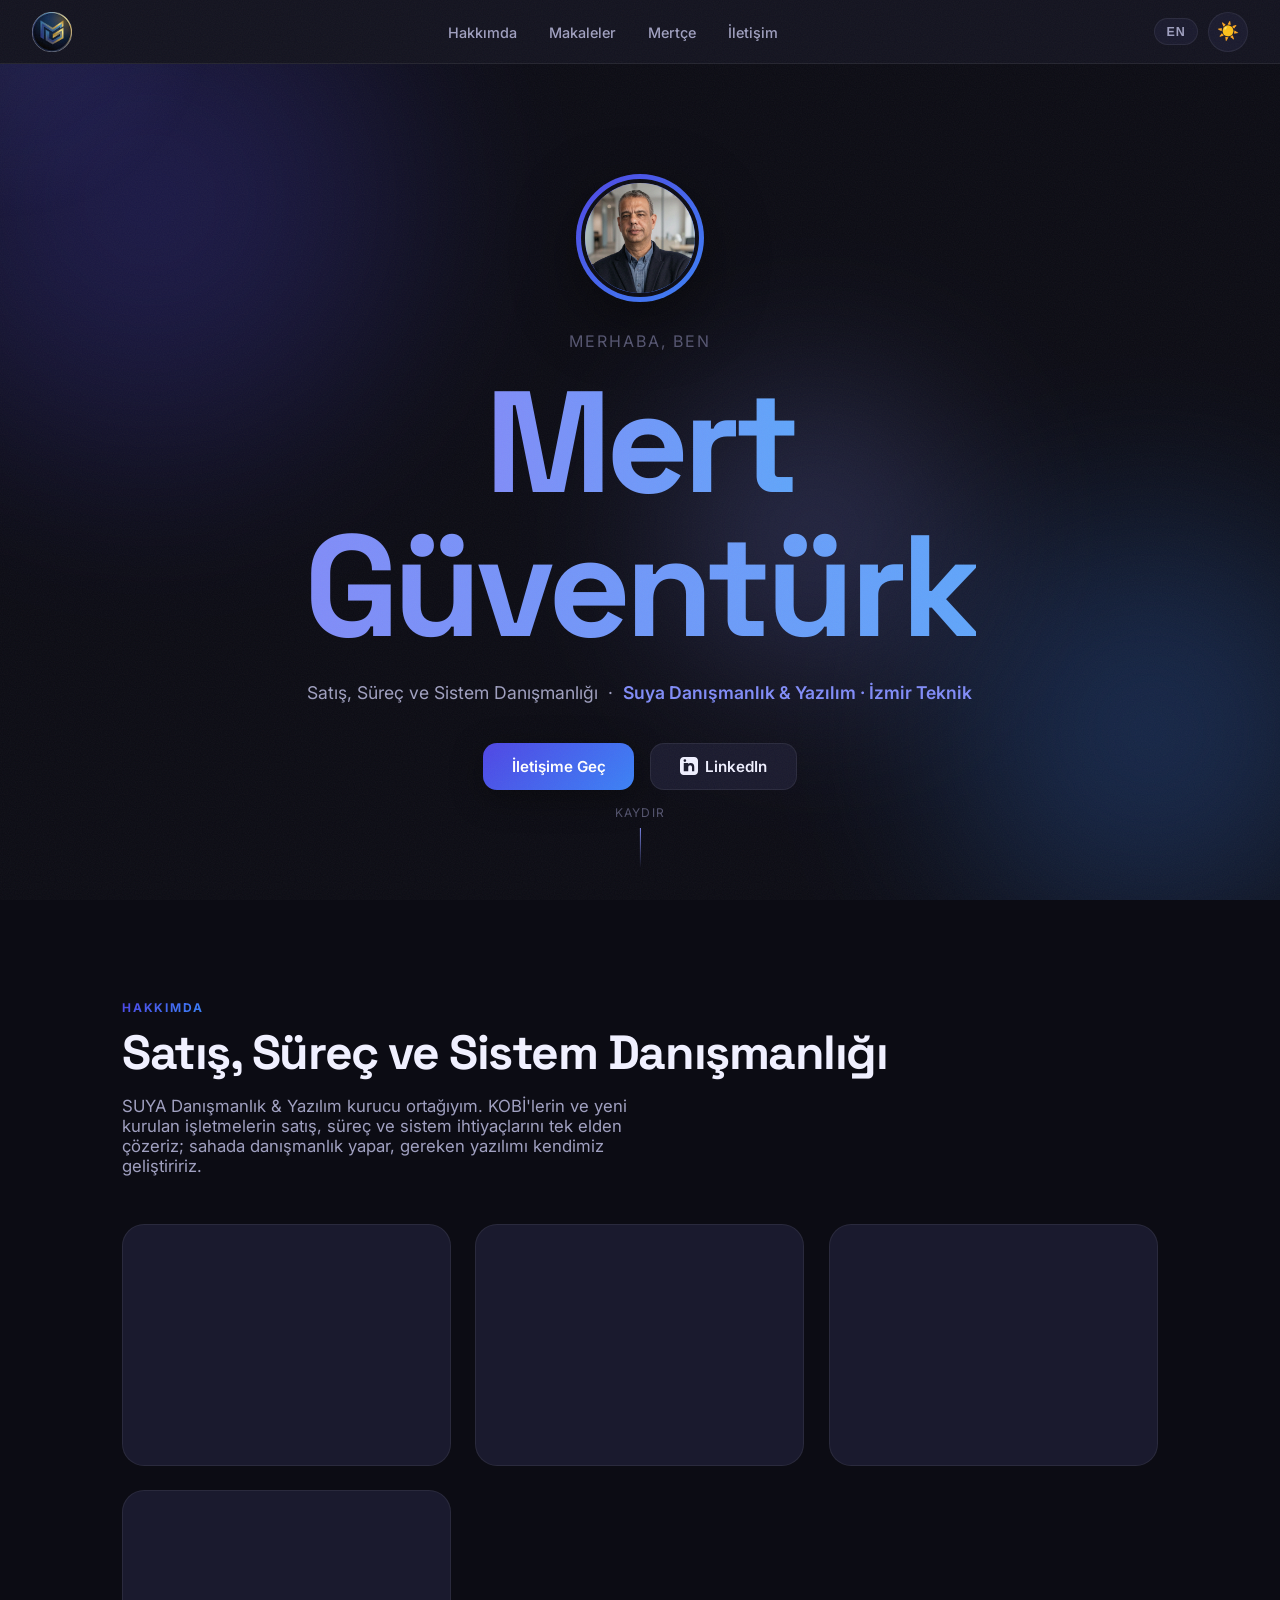
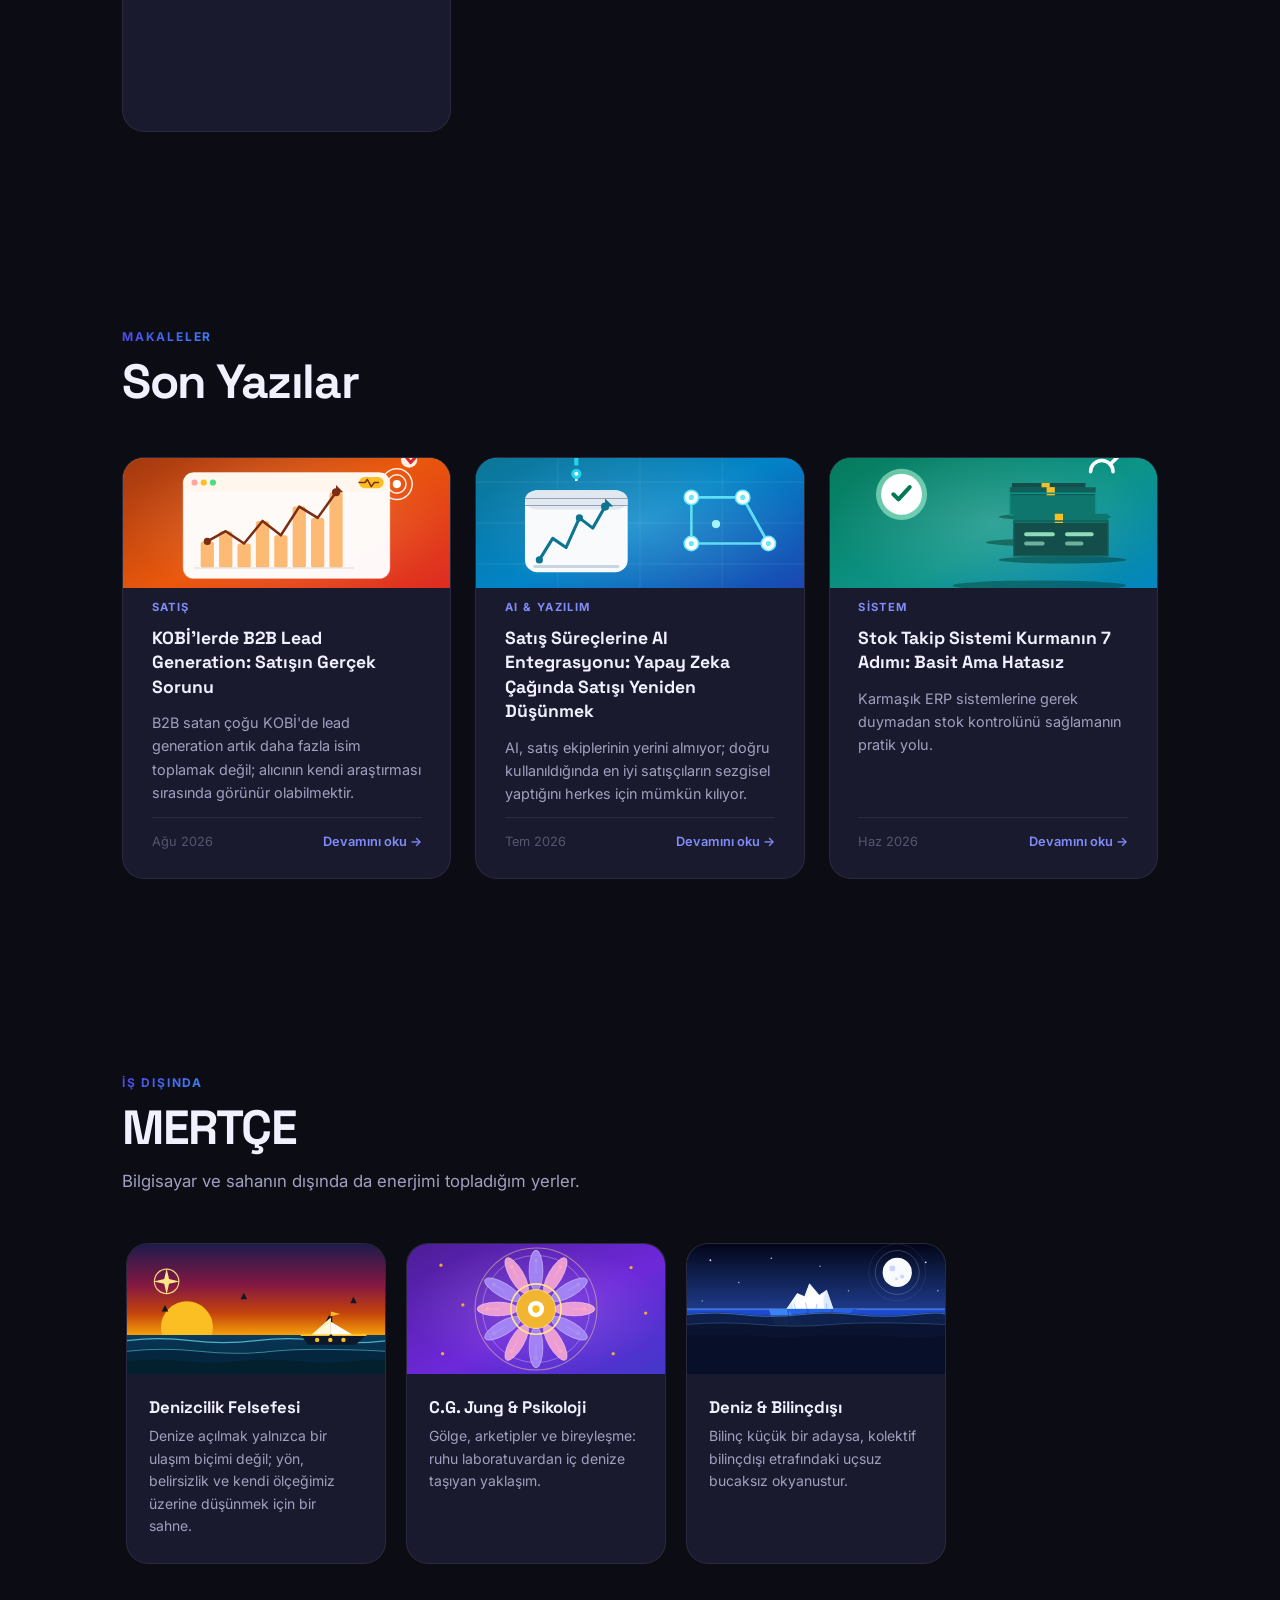
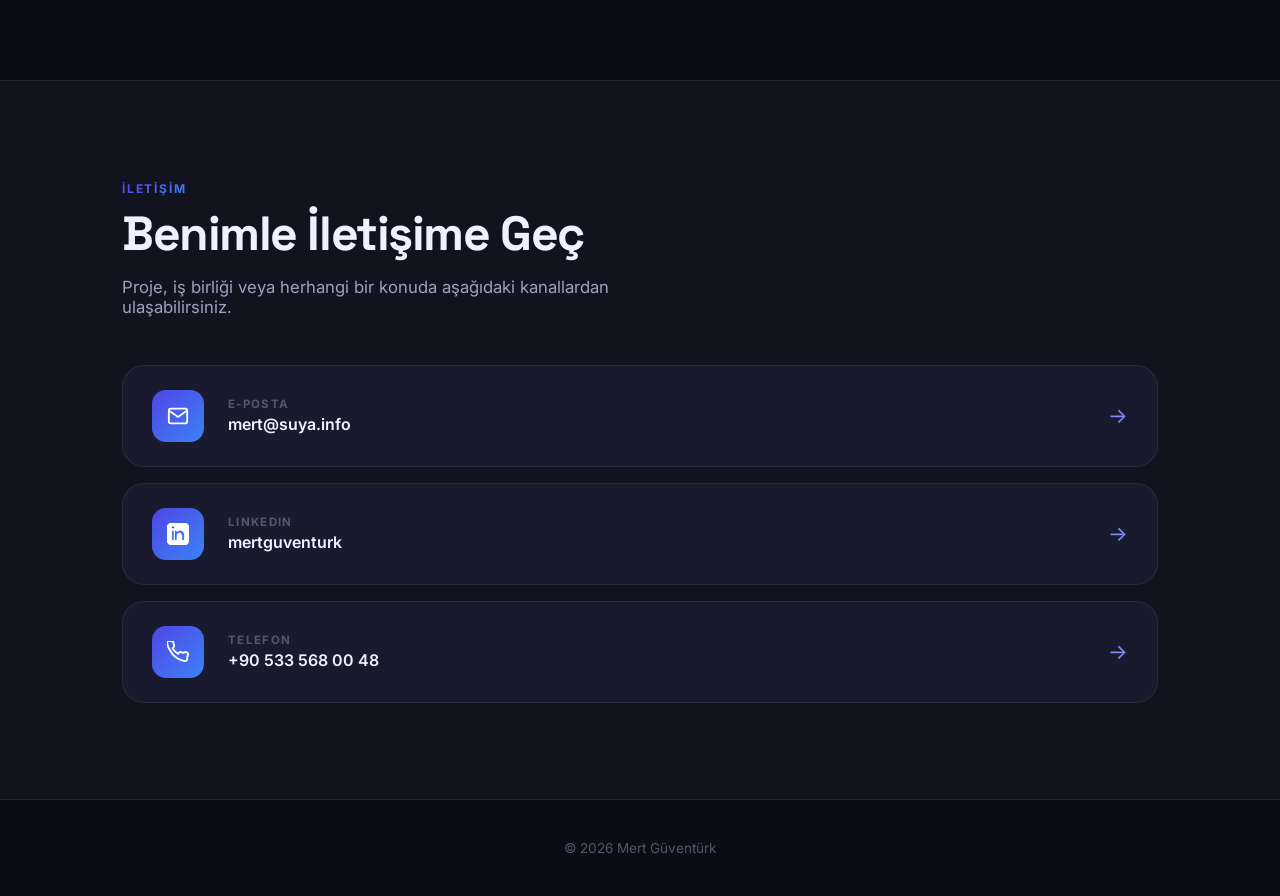
<file: index.html>
<!DOCTYPE html>
<html lang="tr" data-theme="dark">
<head>
<meta charset="UTF-8" />
  <meta name="viewport" content="width=device-width, initial-scale=1.0" />
  <title>Mert Güventürk - Satış & Process Danışmanı | Yazılım & Sistem Çözümleri</title>
  <meta name="description" content="Mert Güventürk, Satış ve Process Danışmanı | Yazılım & Sistem Entegrasyonu | Bookkeeping & Yönetim | İzmir'de danışmanlık ve teknoloji çözümleri">
  <link rel="canonical" href="https://mertg35.github.io" />
  <meta property="og:title" content="Mert Güventürk - Professionals">
  <meta property="og:description" content="Satış danışmanı & yazılım uzmanı | SUYA Consulting & Software">
  <meta property="og:type" content="website">
  <meta property="og:url" content="https://mertg35.github.io">
  <meta property="og:image" content="https://mertg35.github.io/MG.png">
  <meta property="og:locale" content="tr_TR">
  <meta name="twitter:card" content="summary_large_image">
  <meta name="twitter:title" content="Mert Güventürk">
  <meta name="twitter:description" content="Satış danışmanı & yazılım uzmanı">
  <meta name="twitter:image" content="https://mertg35.github.io/MG.png">
  <link rel="icon" type="image/x-icon" href="favicon.ico" />
  <link rel="icon" type="image/png" sizes="32x32" href="mg_circle.png" />
  <link rel="icon" type="image/svg+xml" href="favicon.svg" />
  <link rel="apple-touch-icon" href="apple-touch-icon.png" />
  <link rel="preconnect" href="https://fonts.googleapis.com" />
  <link rel="preconnect" href="https://fonts.gstatic.com" crossorigin />

  <script type="application/ld+json">
  {
    "@context": "https://schema.org",
    "@type": "Person",
    "name": "Mert Güventürk",
    "description": "Satış ve Process Danışmanı | Yazılım & Sistem Entegrasyonu | Bookkeeping & Yönetim",
    "url": "https://mertg35.github.io",
    "image": "https://mertg35.github.io/MG.png",
    "sameAs": [
      "https://linkedin.com/in/mertguventurk",
      "https://github.com/mertg35"
    ]
  }
  </script>
  <link rel="preconnect" href="https://fonts.gstatic.com" crossorigin />
  <link href="https://fonts.googleapis.com/css2?family=Inter:wght@300;400;500;600;700;800&family=Space+Grotesk:wght@500;600;700&display=swap" rel="stylesheet" />
  <link rel="stylesheet" href="style.css" />
  <script defer data-domain="mertg35.github.io" src="https://plausible.io/js/plausible.js"></script>
</head>
<body>

  <!-- NAV -->
  <nav class="nav" id="nav">
    <a class="nav__logo" href="#hero"><img src="mg_circle.png" alt="MG" class="nav__logo-img" /></a>
    <ul class="nav__links">
      <li><a href="#about"      data-tr="Hakkımda"    data-en="About">Hakkımda</a></li>
      <li><a href="#blog"       data-tr="Makaleler"   data-en="Articles">Makaleler</a></li>
      <li><a href="#interests"  data-tr="Mertçe" data-en="Mertçe">Mertçe</a></li>
      <li><a href="#contact"    data-tr="İletişim"    data-en="Contact">İletişim</a></li>
    </ul>
    <div class="nav__actions">
      <button class="nav__menu-btn" id="menuToggle" aria-label="Menü" aria-expanded="false">
        <span></span><span></span><span></span>
      </button>
      <button class="lang-btn" id="langToggle" aria-label="Dil değiştir">EN</button>
      <button class="nav__toggle" id="themeToggle" aria-label="Tema değiştir">
        <span id="toggleIcon">☀️</span>
      </button>
    </div>
  </nav>

  <!-- HERO -->
  <section class="hero" id="hero">
    <div class="hero__bg">
      <div class="blob blob--1"></div>
      <div class="blob blob--2"></div>
      <div class="blob blob--3"></div>
    </div>
    <div class="hero__content">
      <div class="hero__portrait">
        <img src="MG.png" alt="Mert Güventürk" width="132" height="132" />
      </div>
      <p class="hero__pre" data-tr="Merhaba, ben" data-en="Hello, I'm">Merhaba, ben</p>
      <h1 class="hero__name">
        <span class="hero__line"><span>Mert</span></span>
        <span class="hero__line"><span>Güventürk</span></span>
      </h1>
      <p class="hero__role">
        <span data-tr="Satış, Süreç ve Sistem Danışmanlığı"
              data-en="Sales, Process &amp; Systems Consulting">Satış, Süreç ve Sistem Danışmanlığı</span>
        &nbsp;·&nbsp;
        <span class="hero__role-accent"
              data-tr="Suya Danışmanlık &amp; Yazılım · İzmir Teknik"
              data-en="SUYA Consulting &amp; Software · İzmir Tech">Suya Danışmanlık &amp; Yazılım - İzmir Teknik</span>
      </p>
      <div class="hero__cta">
        <a class="btn btn--primary" href="#contact"
           data-tr="İletişime Geç" data-en="Get in Touch">İletişime Geç</a>
        <a class="btn btn--ghost"
           href="https://www.linkedin.com/in/mertguventurk" target="_blank" rel="noopener">
          <svg class="btn__icon" viewBox="0 0 24 24" fill="currentColor">
            <path d="M19 0H5C2.24 0 0 2.24 0 5v14c0 2.76 2.24 5 5 5h14c2.76 0 5-2.24 5-5V5c0-2.76-2.24-5-5-5zM8 19H5V8h3v11zm-1.5-12.5a1.75 1.75 0 110-3.5 1.75 1.75 0 010 3.5zM19 19h-3v-5.5c0-1.38-1.12-2.5-2.5-2.5S11 12.12 11 13.5V19H8V8h3v1.5c.88-1.13 2.25-1.5 3.5-1.5 2.76 0 4.5 2.24 4.5 5V19z"/>
          </svg>
          LinkedIn
        </a>
      </div>
    </div>
    <div class="hero__scroll-hint">
      <span data-tr="Kaydır" data-en="Scroll">Kaydır</span>
      <div class="scroll-line"></div>
    </div>
  </section>

  <!-- ABOUT -->
  <section class="section" id="about">
    <div class="container">
      <div class="section__header">
        <span class="section__tag" data-tr="Hakkımda" data-en="About">Hakkımda</span>
        <h2 class="section__title"
            data-tr="Satış, Süreç ve Sistem Danışmanlığı"
            data-en="Sales, Process & Systems Consulting">Satış, Süreç ve Sistem Danışmanlığı</h2>
        <p class="section__sub"
           data-tr="SUYA Danışmanlık & Yazılım kurucu ortağıyım. KOBİ'lerin ve yeni kurulan işletmelerin satış, süreç ve sistem ihtiyaçlarını tek elden çözeriz; sahada danışmanlık yapar, gereken yazılımı kendimiz geliştiririz."
           data-en="I am a co-founder of SUYA Consulting & Software. We solve the sales, process and system needs of SMEs and startups from a single source — consulting in the field and building the software ourselves.">
          SUYA Danışmanlık & Yazılım kurucu ortağıyım. KOBİ'lerin ve yeni kurulan işletmelerin satış, süreç ve sistem ihtiyaçlarını tek elden çözeriz; sahada danışmanlık yapar, gereken yazılımı kendimiz geliştiririz.
        </p>
      </div>
      <div class="expertise-grid">

        <div class="expertise-card">
          <div class="expertise-card__icon expertise-card__icon--sales">
            <svg viewBox="0 0 24 24" fill="none" stroke="currentColor" stroke-width="2">
              <polyline points="23 6 13.5 15.5 8.5 10.5 1 18"/>
              <polyline points="17 6 23 6 23 12"/>
            </svg>
          </div>
          <h3 class="expertise-card__title" data-tr="Satış &amp; Süreç Danışmanlığı" data-en="Sales & Process Consulting">Satış &amp; Süreç Danışmanlığı</h3>
          <p class="expertise-card__text"
             data-tr="Satış ekipleri kurar, süreçleri analiz eder, darboğazları tespit edip AI destekli iyileştirme planları çıkarırız."
             data-en="We build sales teams, analyze processes, identify bottlenecks and create AI-powered improvement plans.">
            Satış ekipleri kurar, süreçleri analiz eder, darboğazları tespit edip AI destekli iyileştirme planları çıkarırız.
          </p>
        </div>

        <div class="expertise-card">
          <div class="expertise-card__icon expertise-card__icon--software">
            <svg viewBox="0 0 24 24" fill="none" stroke="currentColor" stroke-width="2">
              <polyline points="16 18 22 12 16 6"/>
              <polyline points="8 6 2 12 8 18"/>
            </svg>
          </div>
          <h3 class="expertise-card__title" data-tr="Yazılım &amp; Sistem Entegrasyonu" data-en="Software & Systems Integration">Yazılım &amp; Sistem Entegrasyonu</h3>
          <p class="expertise-card__text"
             data-tr="CRM, e-ticaret, muhasebe ve stok sistemlerini birbirine bağlar; eksik kalanlar için özel modüller geliştiririz."
             data-en="We connect CRM, e-commerce, accounting and stock systems, and build custom modules for what's missing.">
            CRM, e-ticaret, muhasebe ve stok sistemlerini birbirine bağlar; eksik kalanlar için özel modüller geliştiririz.
          </p>
        </div>

        <div class="expertise-card">
          <div class="expertise-card__icon expertise-card__icon--stock">
            <svg viewBox="0 0 24 24" fill="none" stroke="currentColor" stroke-width="2">
              <path d="M21 16V8a2 2 0 0 0-1-1.73l-7-4a2 2 0 0 0-2 0l-7 4A2 2 0 0 0 3 8v8a2 2 0 0 0 1 1.73l7 4a2 2 0 0 0 2 0l7-4A2 2 0 0 0 21 16z"/>
              <polyline points="3.27 6.96 12 12.01 20.73 6.96"/>
              <line x1="12" y1="22.08" x2="12" y2="12"/>
            </svg>
          </div>
          <h3 class="expertise-card__title" data-tr="Ön Muhasebe &amp; Stok" data-en="Bookkeeping & Inventory">Ön Muhasebe &amp; Stok</h3>
          <p class="expertise-card__text"
             data-tr="Fatura ve tahsilat süreçlerini düzene koyar, stok seviyelerini belirler, envanteri satışla senkronize ederiz."
             data-en="We streamline invoicing and collections, set stock levels and keep inventory synced with sales.">
            Fatura ve tahsilat süreçlerini düzene koyar, stok seviyelerini belirler, envanteri satışla senkronize ederiz.
          </p>
        </div>

        <div class="expertise-card">
          <div class="expertise-card__icon expertise-card__icon--tech">
            <img src="izmirteknik_logo.png" alt="İzmir Teknik" style="width:100%;height:100%;object-fit:contain;display:block;" />
          </div>
          <h3 class="expertise-card__title" data-tr="İzmir Teknik" data-en="İzmir Tech">İzmir Teknik</h3>
          <p class="expertise-card__text"
             data-tr="TECHNOLIT ve TECHNIK güvencesiyle endüstriyel ekipman ve teknik hırdavat tedariğinde çözüm ortağı."
             data-en="Trusted partner for industrial equipment and technical hardware supply with TECHNOLIT and TECHNIK.">
            TECHNOLIT ve TECHNIK güvencesiyle endüstriyel ekipman ve teknik hırdavat tedariğinde çözüm ortağı.
          </p>
        </div>

      </div>
    </div>
  </section>

  <!-- BLOG -->
  <section class="section" id="blog">
    <div class="container">
      <div class="section__header">
        <span class="section__tag" data-tr="Makaleler" data-en="Articles">Makaleler</span>
        <h2 class="section__title" data-tr="Son Yazılar" data-en="Recent Posts">Son Yazılar</h2>
      </div>
      <div class="blog-grid">

        <a class="blog-card" href="blog/b2b-lead-generation.html">
          <div class="blog-card__thumb blog-card__thumb--sales"></div>
          <span class="blog-card__tag" data-tr="Satış" data-en="Sales">Satış</span>
          <h3 class="blog-card__title"
              data-tr="KOBİ'lerde B2B Lead Generation: Satışın Gerçek Sorunu"
              data-en="B2B Lead Generation for SMEs: Sales' Real Problem">
            KOBİ'lerde B2B Lead Generation: Satışın Gerçek Sorunu
          </h3>
          <p class="blog-card__excerpt"
             data-tr="B2B satan çoğu KOBİ'de lead generation artık daha fazla isim toplamak değil; alıcının kendi araştırması sırasında görünür olabilmektir."
             data-en="For most SMEs selling B2B, lead generation is no longer about collecting more names — it's about being visible while the buyer researches on their own.">
            B2B satan çoğu KOBİ'de lead generation artık daha fazla isim toplamak değil; alıcının kendi araştırması sırasında görünür olabilmektir.
          </p>
          <div class="blog-card__footer">
            <time data-tr="Ağu 2026" data-en="Aug 2026">Ağu 2026</time>
            <span class="blog-card__link" data-tr="Devamını oku →" data-en="Read more →">Devamını oku →</span>
          </div>
        </a>

        <a class="blog-card" href="blog/satis-sureclerine-ai.html">
          <div class="blog-card__thumb blog-card__thumb--software"></div>
          <span class="blog-card__tag" data-tr="AI &amp; Yazılım" data-en="AI & Software">AI &amp; Yazılım</span>
          <h3 class="blog-card__title"
              data-tr="Satış Süreçlerine AI Entegrasyonu: Yapay Zeka Çağında Satışı Yeniden Düşünmek"
              data-en="Integrating AI into Sales Processes: Rethinking Sales in the Age of AI">
            Satış Süreçlerine AI Entegrasyonu: Yapay Zeka Çağında Satışı Yeniden Düşünmek
          </h3>
          <p class="blog-card__excerpt"
             data-tr="AI, satış ekiplerinin yerini almıyor; doğru kullanıldığında en iyi satışçıların sezgisel yaptığını herkes için mümkün kılıyor."
             data-en="AI isn't replacing sales teams; used well, it makes what the best salespeople already do intuitively possible for everyone.">
            AI, satış ekiplerinin yerini almıyor; doğru kullanıldığında en iyi satışçıların sezgisel yaptığını herkes için mümkün kılıyor.
          </p>
          <div class="blog-card__footer">
            <time data-tr="Tem 2026" data-en="Jul 2026">Tem 2026</time>
            <span class="blog-card__link" data-tr="Devamını oku →" data-en="Read more →">Devamını oku →</span>
          </div>
        </a>

        <a class="blog-card" href="blog/stok-takip-7-adim.html">
          <div class="blog-card__thumb blog-card__thumb--stock"></div>
          <span class="blog-card__tag" data-tr="Sistem" data-en="Systems">Sistem</span>
          <h3 class="blog-card__title"
              data-tr="Stok Takip Sistemi Kurmanın 7 Adımı: Basit Ama Hatasız"
              data-en="7 Steps to Set Up an Inventory System: Simple But Flawless">
            Stok Takip Sistemi Kurmanın 7 Adımı: Basit Ama Hatasız
          </h3>
          <p class="blog-card__excerpt"
             data-tr="Karmaşık ERP sistemlerine gerek duymadan stok kontrolünü sağlamanın pratik yolu."
             data-en="A practical way to control inventory without relying on complex ERP systems.">
            Karmaşık ERP sistemlerine gerek duymadan stok kontrolünü sağlamanın pratik yolu.
          </p>
          <div class="blog-card__footer">
            <time data-tr="Haz 2026" data-en="Jun 2026">Haz 2026</time>
            <span class="blog-card__link" data-tr="Devamını oku →" data-en="Read more →">Devamını oku →</span>
          </div>
        </a>

      </div>
    </div>
  </section>

  <!-- INTERESTS -->
  <section class="section" id="interests">
    <div class="container">
      <div class="section__header">
        <span class="section__tag" data-tr="İş Dışında" data-en="Outside Work">İş Dışında</span>
        <h2 class="section__title"
            data-tr="MERTÇE"
            data-en="MERTÇE">MERTÇE</h2>
        <p class="section__sub"
           data-tr="Bilgisayar ve sahanın dışında da enerjimi topladığım yerler."
           data-en="Where I recharge beyond the computer and the field.">
          Bilgisayar ve sahanın dışında da enerjimi topladığım yerler.
        </p>
      </div>
      <div class="interests-strip">

        <div class="interest-card">
          <div class="interest-card__thumb interest-card__thumb--sea"></div>
          <div class="interest-card__body">
            <h3 class="interest-card__title" data-tr="Denizcilik Felsefesi" data-en="Philosophy of Seafaring">Denizcilik Felsefesi</h3>
            <p class="interest-card__text"
               data-tr="Denize açılmak yalnızca bir ulaşım biçimi değil; yön, belirsizlik ve kendi ölçeğimiz üzerine düşünmek için bir sahne."
               data-en="Going to sea isn't just a way of getting around — it's a stage for reflecting on direction, uncertainty and our own scale.">
              Denize açılmak yalnızca bir ulaşım biçimi değil; yön, belirsizlik ve kendi ölçeğimiz üzerine düşünmek için bir sahne.
            </p>
          </div>
        </div>

        <div class="interest-card">
          <div class="interest-card__thumb interest-card__thumb--jung"></div>
          <div class="interest-card__body">
            <h3 class="interest-card__title" data-tr="C.G. Jung &amp; Psikoloji" data-en="C.G. Jung & Psychology">C.G. Jung &amp; Psikoloji</h3>
            <p class="interest-card__text"
               data-tr="Gölge, arketipler ve bireyleşme: ruhu laboratuvardan iç denize taşıyan yaklaşım."
               data-en="Shadow, archetypes and individuation: the approach that carried the psyche from the lab into the inner sea.">
              Gölge, arketipler ve bireyleşme: ruhu laboratuvardan iç denize taşıyan yaklaşım.
            </p>
          </div>
        </div>

        <div class="interest-card">
          <div class="interest-card__thumb interest-card__thumb--depth"></div>
          <div class="interest-card__body">
            <h3 class="interest-card__title" data-tr="Deniz &amp; Bilinçdışı" data-en="The Sea & the Unconscious">Deniz &amp; Bilinçdışı</h3>
            <p class="interest-card__text"
               data-tr="Bilinç küçük bir adaysa, kolektif bilinçdışı etrafındaki uçsuz bucaksız okyanustur."
               data-en="If consciousness is a small island, the collective unconscious is the boundless ocean around it.">
              Bilinç küçük bir adaysa, kolektif bilinçdışı etrafındaki uçsuz bucaksız okyanustur.
            </p>
          </div>
        </div>

      </div>
    </div>
  </section>

  <!-- CONTACT -->
  <section class="section section--contact" id="contact">
    <div class="container">
      <div class="section__header">
        <span class="section__tag" data-tr="İletişim" data-en="Contact">İletişim</span>
        <h2 class="section__title"
            data-tr="Benimle İletişime Geç"
            data-en="Get in Touch">Benimle İletişime Geç</h2>
        <p class="section__sub"
           data-tr="Proje, iş birliği veya herhangi bir konuda aşağıdaki kanallardan ulaşabilirsiniz."
           data-en="You can reach me through any of the channels below for projects, collaborations, or questions.">
          Proje, iş birliği veya herhangi bir konuda aşağıdaki kanallardan ulaşabilirsiniz.
        </p>
      </div>
      <div class="contact-layout">

        <!-- Contact cards -->
        <div class="contact-grid">

          <a class="contact-card" href="mailto:mert@suya.info">
            <div class="contact-card__icon">
              <svg viewBox="0 0 24 24" fill="none" stroke="currentColor" stroke-width="2">
                <path d="M4 4h16c1.1 0 2 .9 2 2v12c0 1.1-.9 2-2 2H4c-1.1 0-2-.9-2-2V6c0-1.1.9-2 2-2z"/>
                <polyline points="22,6 12,13 2,6"/>
              </svg>
            </div>
            <div class="contact-card__body">
              <span class="contact-card__label" data-tr="E-posta" data-en="Email">E-posta</span>
              <span class="contact-card__value">mert@suya.info</span>
            </div>
            <div class="contact-card__arrow">→</div>
          </a>

          <a class="contact-card" href="https://www.linkedin.com/in/mertguventurk" target="_blank" rel="noopener">
            <div class="contact-card__icon">
              <svg viewBox="0 0 24 24" fill="currentColor">
                <path d="M19 0H5C2.24 0 0 2.24 0 5v14c0 2.76 2.24 5 5 5h14c2.76 0 5-2.24 5-5V5c0-2.76-2.24-5-5-5zM8 19H5V8h3v11zm-1.5-12.5a1.75 1.75 0 110-3.5 1.75 1.75 0 010 3.5zM19 19h-3v-5.5c0-1.38-1.12-2.5-2.5-2.5S11 12.12 11 13.5V19H8V8h3v1.5c.88-1.13 2.25-1.5 3.5-1.5 2.76 0 4.5 2.24 4.5 5V19z"/>
              </svg>
            </div>
            <div class="contact-card__body">
              <span class="contact-card__label">LInkedIn</span>
              <span class="contact-card__value">mertguventurk</span>
            </div>
            <div class="contact-card__arrow">→</div>
          </a>

          <a class="contact-card" href="tel:+905335680048">
            <div class="contact-card__icon">
              <svg viewBox="0 0 24 24" fill="none" stroke="currentColor" stroke-width="2">
                <path d="M22 16.92v3a2 2 0 01-2.18 2 19.79 19.79 0 01-8.63-3.07A19.5 19.5 0 013.07 9.81a19.79 19.79 0 01-3.07-8.67A2 2 0 012 .01h3a2 2 0 012 1.72c.127.96.361 1.903.7 2.81a2 2 0 01-.45 2.11L6.09 7.91a16 16 0 006 6l1.27-1.27a2 2 0 012.11-.45c.907.339 1.85.573 2.81.7A2 2 0 0122 16.92z"/>
              </svg>
            </div>
            <div class="contact-card__body">
              <span class="contact-card__label" data-tr="Telefon" data-en="Phone">Telefon</span>
              <span class="contact-card__value">+90 533 568 00 48</span>
            </div>
            <div class="contact-card__arrow">→</div>
          </a>

        </div>

      </div>
    </div>
  </section>

  <!-- FOOTER -->
  <footer class="footer">
    <p>© 2026 Mert Güventürk</p>
  </footer>

  <div class="scroll-progress" id="scrollProgress" aria-hidden="true"></div>
  <button class="back-to-top" id="backToTop" aria-label="Yukarı dön">↑</button>
  <div class="cursor-glow" id="cursorGlow" aria-hidden="true"></div>
  <div class="noise" aria-hidden="true"></div>

  <script src="script.js"></script>
</body>
</html>
</file>
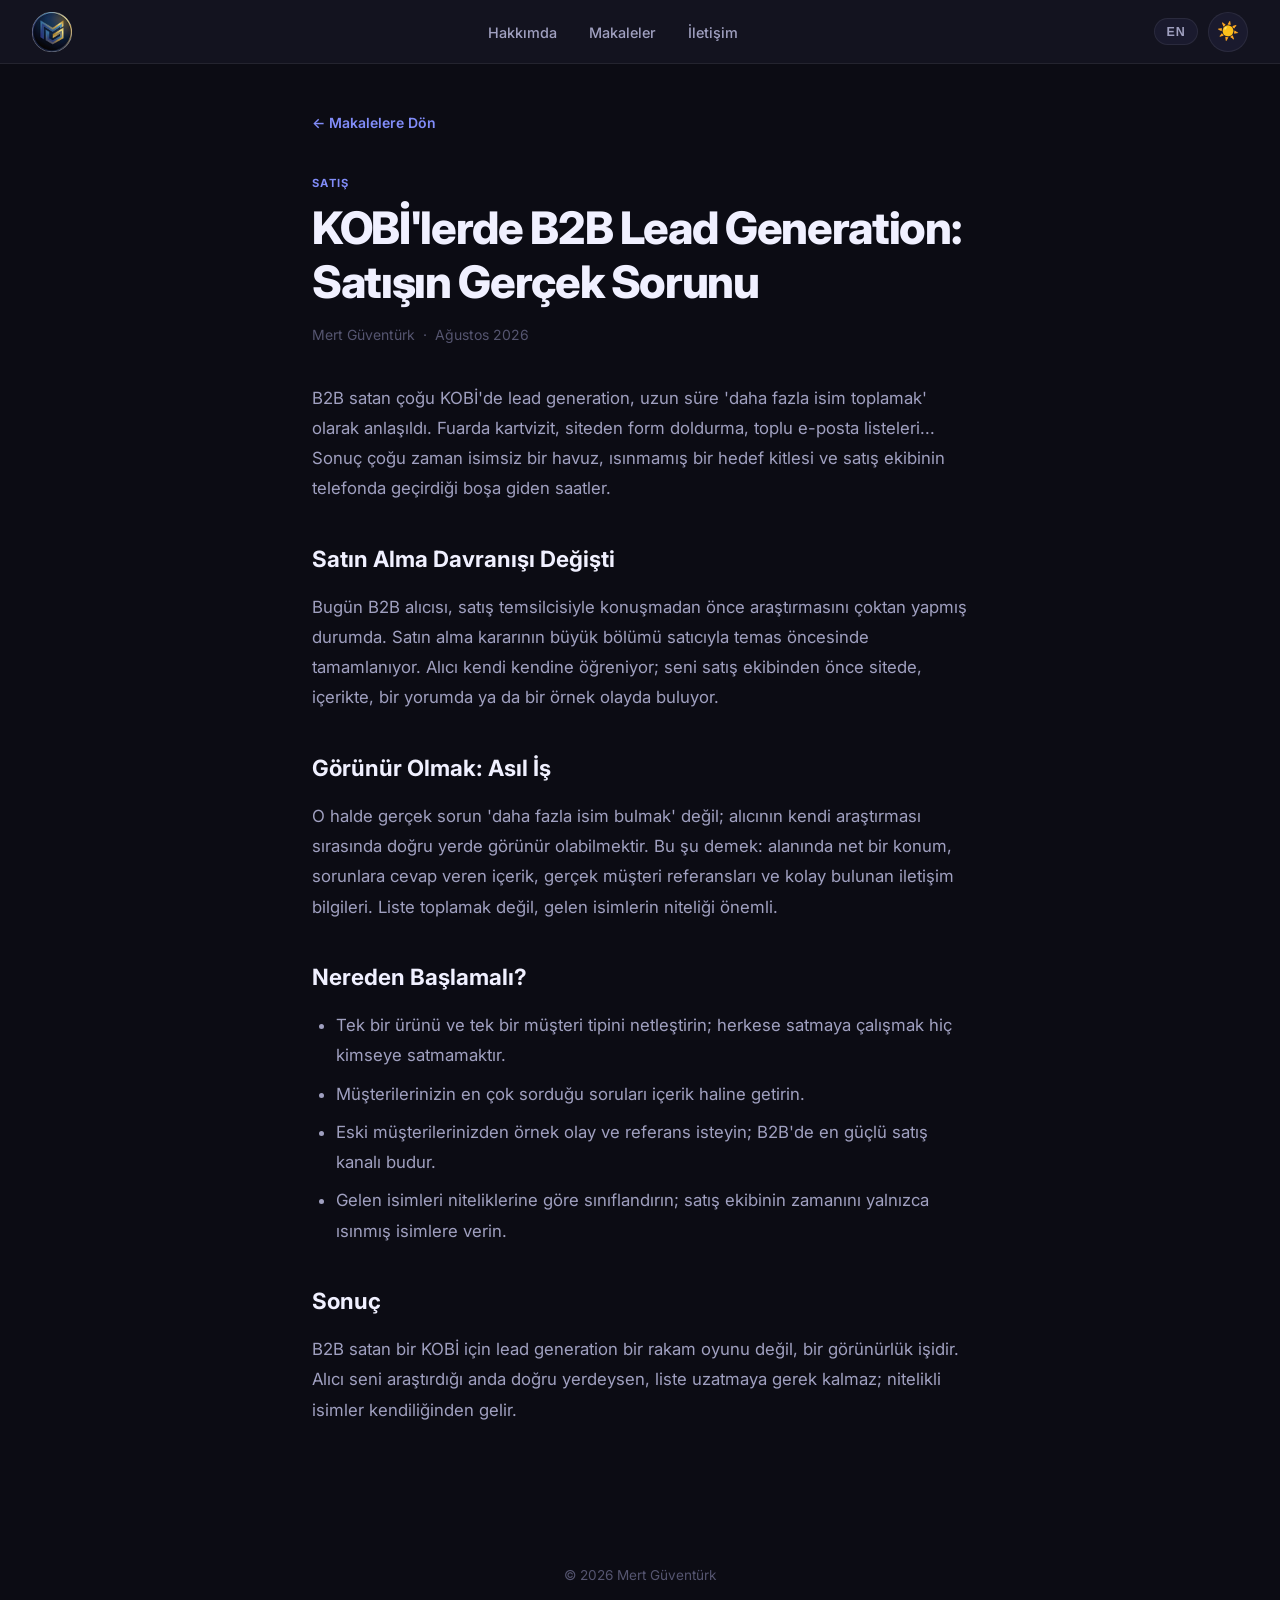
<file: blog/b2b-lead-generation.html>
<!DOCTYPE html>
<html lang="tr" data-theme="dark">
<head>
  <meta charset="UTF-8" />
  <meta name="viewport" content="width=device-width, initial-scale=1.0" />
  <title>KOBİ'lerde B2B Lead Generation – Mert Güventürk</title>
  <meta name="description" content="B2B satan çoğu KOBİ'de lead generation artık daha fazla isim toplamak değil; alıcının kendi araştırması sırasında görünür olabilmektir." />
  <link rel="icon" type="image/x-icon" href="../favicon.ico" />
  <link rel="icon" type="image/png" sizes="32x32" href="../mg_circle.png" />
  <link rel="icon" type="image/svg+xml" href="../favicon.svg" />
  <link rel="apple-touch-icon" href="../apple-touch-icon.png" />
  <link rel="preconnect" href="https://fonts.googleapis.com" />
  <link href="https://fonts.googleapis.com/css2?family=Inter:wght@300;400;500;600;700;800&display=swap" rel="stylesheet" />
  <link rel="stylesheet" href="../style.css" />
  <link rel="stylesheet" href="../blog.css" />
</head>
<body>

  <nav class="nav" id="nav">
    <a class="nav__logo" href="../index.html"><img src="../mg_circle.png" alt="MG" class="nav__logo-img" /></a>
    <ul class="nav__links">
      <li><a href="../index.html#about">Hakkımda</a></li>
      <li><a href="../index.html#blog">Makaleler</a></li>
      <li><a href="../index.html#contact">İletişim</a></li>
    </ul>
    <div class="nav__actions">
      <button class="nav__menu-btn" id="menuToggle" aria-label="Menü" aria-expanded="false">
        <span></span><span></span><span></span>
      </button>
      <button class="lang-btn" id="langToggle" aria-label="Dil değiştir">EN</button>
      <button class="nav__toggle" id="themeToggle" aria-label="Tema değiştir">
        <span id="toggleIcon">☀️</span>
      </button>
    </div>
  </nav>

  <main class="post-page">
    <div class="post-container">
      <a class="back-link" href="../index.html#blog"
         data-tr="← Makalelere Dön" data-en="← Back to Articles">← Makalelere Dön</a>

      <header class="post-header">
        <span class="blog-card__tag" data-tr="Satış" data-en="Sales">Satış</span>
        <h1 class="post-title"
            data-tr="KOBİ'lerde B2B Lead Generation: Satışın Gerçek Sorunu"
            data-en="B2B Lead Generation for SMEs: Sales' Real Problem">KOBİ'lerde B2B Lead Generation: Satışın Gerçek Sorunu</h1>
        <div class="post-meta">
          <span>Mert Güventürk</span>
          <span>·</span>
          <time data-tr="Ağustos 2026" data-en="August 2026">Ağustos 2026</time>
        </div>
      </header>

      <article class="post-content">
        <p data-tr="B2B satan çoğu KOBİ'de lead generation, uzun süre 'daha fazla isim toplamak' olarak anlaşıldı. Fuarda kartvizit, siteden form doldurma, toplu e-posta listeleri... Sonuç çoğu zaman isimsiz bir havuz, ısınmamış bir hedef kitlesi ve satış ekibinin telefonda geçirdiği boşa giden saatler."
           data-en="In most SMEs selling B2B, lead generation was long understood as 'collecting more names': business cards at fairs, forms on the website, bulk email lists. The result is usually an anonymous pool, an unqualified audience, and wasted hours for the sales team on the phone.">
          B2B satan çoğu KOBİ'de lead generation, uzun süre "daha fazla isim toplamak" olarak anlaşıldı. Fuarda kartvizit, siteden form doldurma, toplu e-posta listeleri... Sonuç çoğu zaman isimsiz bir havuz, ısınmamış bir hedef kitlesi ve satış ekibinin telefonda geçirdiği boşa giden saatler.
        </p>
        <h2 data-tr="Satın Alma Davranışı Değişti" data-en="Buying Behavior Has Changed">Satın Alma Davranışı Değişti</h2>
        <p data-tr="Bugün B2B alıcısı, satış temsilcisiyle konuşmadan önce araştırmasını çoktan yapmış durumda. Satın alma kararının büyük bölümü satıcıyla temas öncesinde tamamlanıyor. Alıcı kendi kendine öğreniyor; seni satış ekibinden önce sitede, içerikte, bir yorumda ya da bir örnek olayda buluyor."
           data-en="Today's B2B buyer has already done their research before talking to a sales rep. A large part of the purchase decision is complete before any contact with the seller. The buyer learns on their own; they find you on the website, in content, in a review or a case study — before they ever meet your sales team.">
          Bugün B2B alıcısı, satış temsilcisiyle konuşmadan önce araştırmasını çoktan yapmış durumda. Satın alma kararının büyük bölümü satıcıyla temas öncesinde tamamlanıyor. Alıcı kendi kendine öğreniyor; seni satış ekibinden önce sitede, içerikte, bir yorumda ya da bir örnek olayda buluyor.
        </p>
        <h2 data-tr="Görünür Olmak: Asıl İş" data-en="Being Visible: The Real Work">Görünür Olmak: Asıl İş</h2>
        <p data-tr="O halde gerçek sorun 'daha fazla isim bulmak' değil; alıcının kendi araştırması sırasında doğru yerde görünür olabilmektir. Bu şu demek: alanında net bir konum, sorunlara cevap veren içerik, gerçek müşteri referansları ve kolay bulunan iletişim bilgileri. Liste toplamak değil, gelen isimlerin niteliği önemli."
           data-en="So the real problem is not 'finding more names' but being visible in the right place while the buyer does their own research. That means: a clear position in your field, content that answers problems, real customer references and easily findable contact information. It's not about collecting names — it's about the quality of the names that come to you.">
          O halde gerçek sorun "daha fazla isim bulmak" değil; alıcının kendi araştırması sırasında doğru yerde görünür olabilmektir. Bu şu demek: alanında net bir konum, sorunlara cevap veren içerik, gerçek müşteri referansları ve kolay bulunan iletişim bilgileri. Liste toplamak değil, gelen isimlerin niteliği önemli.
        </p>
        <h2 data-tr="Nereden Başlamalı?" data-en="Where to Start?">Nereden Başlamalı?</h2>
        <ul>
          <li data-tr="Tek bir ürünü ve tek bir müşteri tipini netleştirin; herkese satmaya çalışmak hiç kimseye satmamaktır."
              data-en="Clarify one product and one customer type; trying to sell to everyone means selling to no one.">Tek bir ürünü ve tek bir müşteri tipini netleştirin; herkese satmaya çalışmak hiç kimseye satmamaktır.</li>
          <li data-tr="Müşterilerinizin en çok sorduğu soruları içerik haline getirin."
              data-en="Turn your customers' most frequent questions into content.">Müşterilerinizin en çok sorduğu soruları içerik haline getirin.</li>
          <li data-tr="Eski müşterilerinizden örnek olay ve referans isteyin; B2B'de en güçlü satış kanalı budur."
              data-en="Ask existing customers for case studies and references; that's the strongest B2B sales channel.">Eski müşterilerinizden örnek olay ve referans isteyin; B2B'de en güçlü satış kanalı budur.</li>
          <li data-tr="Gelen isimleri niteliklerine göre sınıflandırın; satış ekibinin zamanını yalnızca ısınmış isimlere verin."
              data-en="Qualify the names that come in; give your sales team's time only to warm leads.">Gelen isimleri niteliklerine göre sınıflandırın; satış ekibinin zamanını yalnızca ısınmış isimlere verin.</li>
        </ul>
        <h2 data-tr="Sonuç" data-en="Conclusion">Sonuç</h2>
        <p data-tr="B2B satan bir KOBİ için lead generation bir rakam oyunu değil, bir görünürlük işidir. Alıcı seni araştırdığı anda doğru yerdeysen, liste uzatmaya gerek kalmaz; nitelikli isimler kendiliğinden gelir."
           data-en="For an SME selling B2B, lead generation is not a numbers game — it's a visibility job. If you're in the right place the moment a buyer researches you, you won't need to stretch your list; qualified names will come to you on their own.">
          B2B satan bir KOBİ için lead generation bir rakam oyunu değil, bir görünürlük işidir. Alıcı seni araştırdığı anda doğru yerdeysen, liste uzatmaya gerek kalmaz; nitelikli isimler kendiliğinden gelir.
        </p>
      </article>
    </div>
  </main>

  <footer class="footer">
    <p>© 2026 Mert Güventürk</p>
  </footer>

  <script src="../script.js"></script>
</body>
</html>
</file>
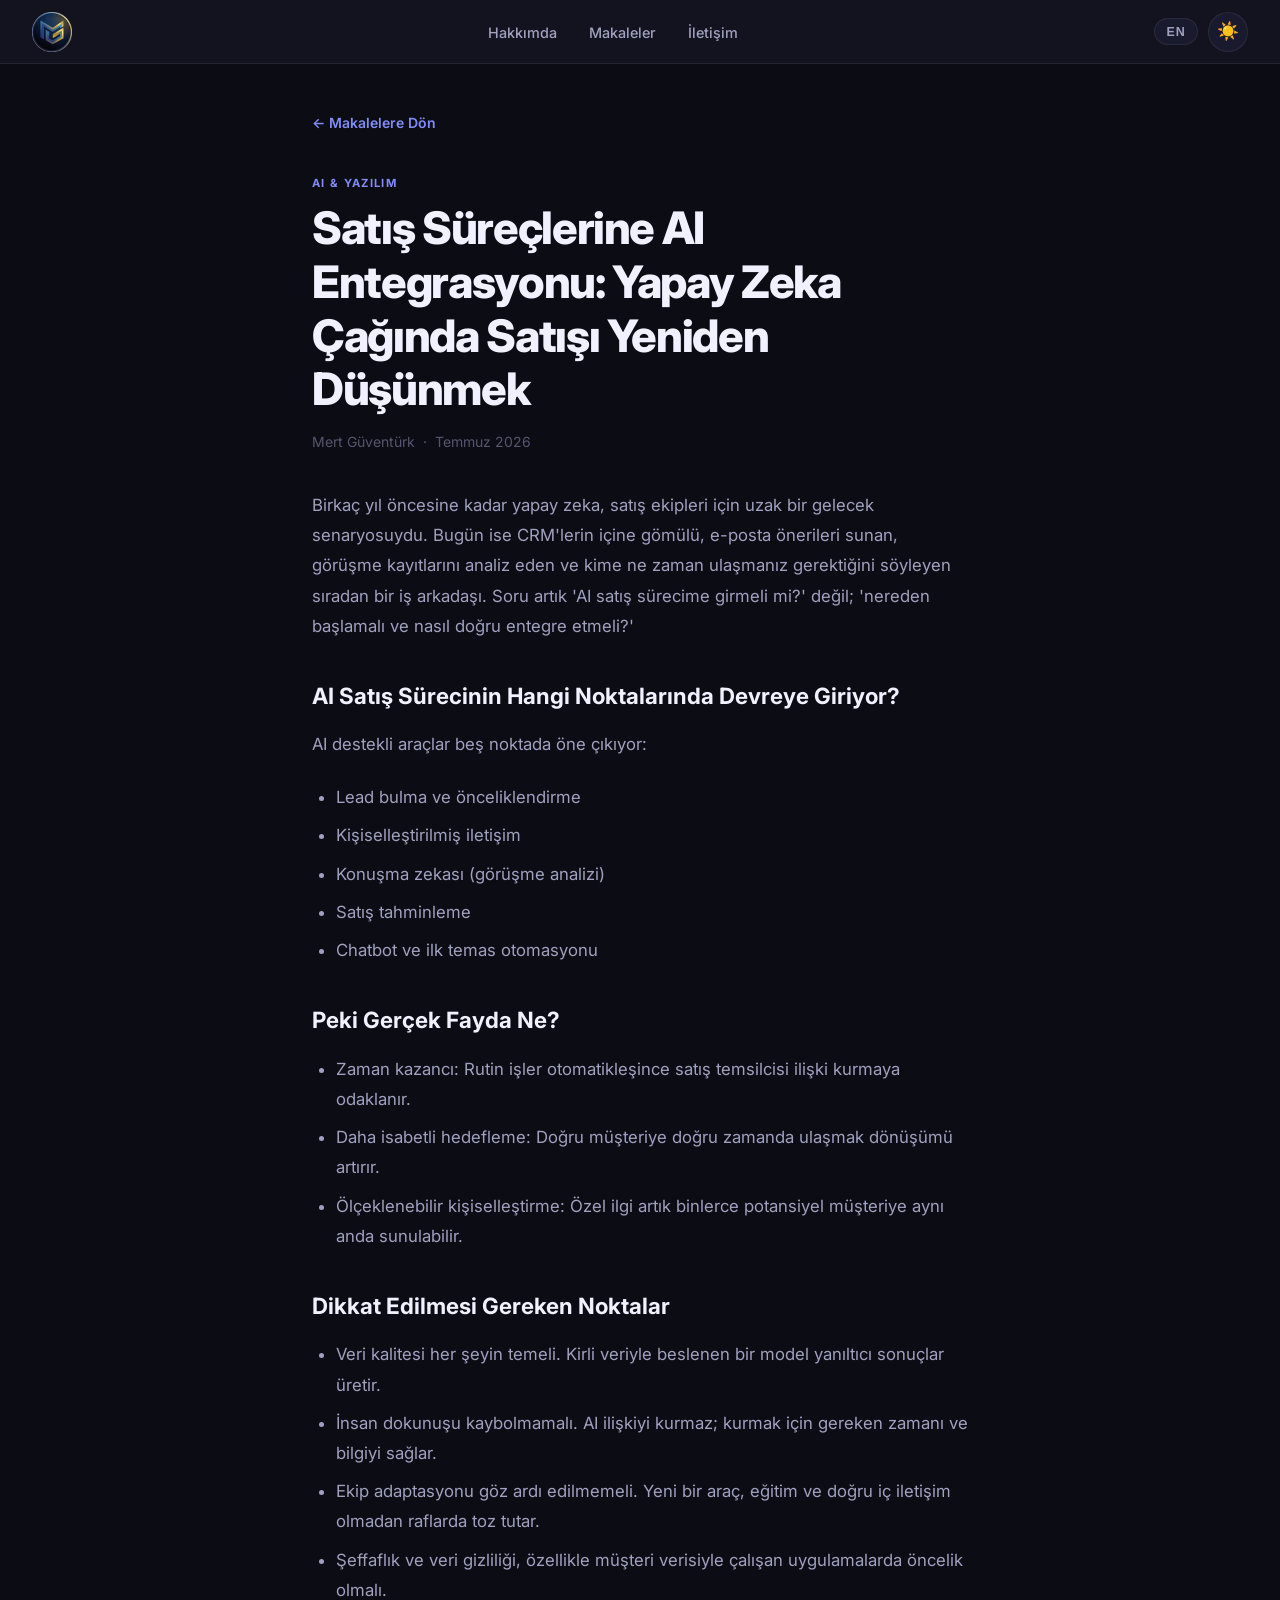
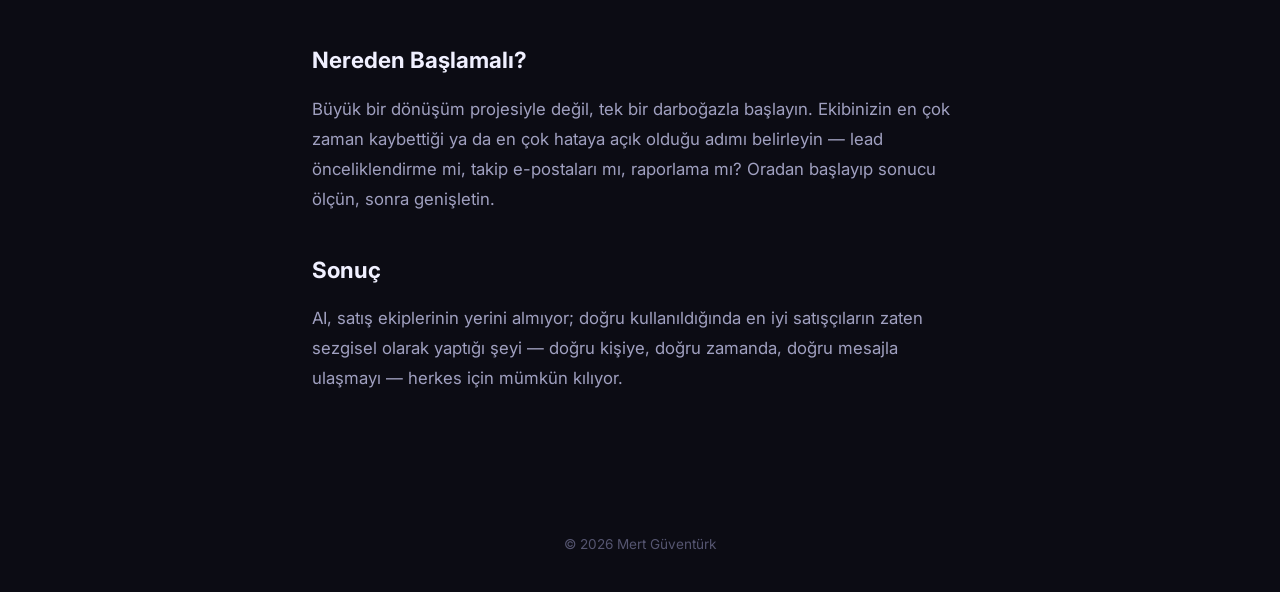
<file: blog/satis-sureclerine-ai.html>
<!DOCTYPE html>
<html lang="tr" data-theme="dark">
<head>
  <meta charset="UTF-8" />
  <meta name="viewport" content="width=device-width, initial-scale=1.0" />
  <title>Satış Süreçlerine AI Entegrasyonu – Mert Güventürk</title>
  <meta name="description" content="Yapay zeka satış sürecinin neresinde devreye girer, gerçek faydası ne ve nereden başlamalı?" />
  <link rel="icon" type="image/x-icon" href="../favicon.ico" />
  <link rel="icon" type="image/png" sizes="32x32" href="../mg_circle.png" />
  <link rel="icon" type="image/svg+xml" href="../favicon.svg" />
  <link rel="apple-touch-icon" href="../apple-touch-icon.png" />
  <link rel="preconnect" href="https://fonts.googleapis.com" />
  <link href="https://fonts.googleapis.com/css2?family=Inter:wght@300;400;500;600;700;800&display=swap" rel="stylesheet" />
  <link rel="stylesheet" href="../style.css" />
  <link rel="stylesheet" href="../blog.css" />
</head>
<body>

  <nav class="nav" id="nav">
    <a class="nav__logo" href="../index.html"><img src="../mg_circle.png" alt="MG" class="nav__logo-img" /></a>
    <ul class="nav__links">
      <li><a href="../index.html#about">Hakkımda</a></li>
      <li><a href="../index.html#blog">Makaleler</a></li>
      <li><a href="../index.html#contact">İletişim</a></li>
    </ul>
    <div class="nav__actions">
      <button class="nav__menu-btn" id="menuToggle" aria-label="Menü" aria-expanded="false">
        <span></span><span></span><span></span>
      </button>
      <button class="lang-btn" id="langToggle" aria-label="Dil değiştir">EN</button>
      <button class="nav__toggle" id="themeToggle" aria-label="Tema değiştir">
        <span id="toggleIcon">☀️</span>
      </button>
    </div>
  </nav>

  <main class="post-page">
    <div class="post-container">
      <a class="back-link" href="../index.html#blog"
         data-tr="← Makalelere Dön" data-en="← Back to Articles">← Makalelere Dön</a>

      <header class="post-header">
        <span class="blog-card__tag" data-tr="AI &amp; Yazılım" data-en="AI & Software">AI &amp; Yazılım</span>
        <h1 class="post-title"
            data-tr="Satış Süreçlerine AI Entegrasyonu: Yapay Zeka Çağında Satışı Yeniden Düşünmek"
            data-en="Integrating AI into Sales Processes: Rethinking Sales in the Age of AI">Satış Süreçlerine AI Entegrasyonu: Yapay Zeka Çağında Satışı Yeniden Düşünmek</h1>
        <div class="post-meta">
          <span>Mert Güventürk</span>
          <span>·</span>
          <time data-tr="Temmuz 2026" data-en="July 2026">Temmuz 2026</time>
        </div>
      </header>

      <article class="post-content">
        <p data-tr="Birkaç yıl öncesine kadar yapay zeka, satış ekipleri için uzak bir gelecek senaryosuydu. Bugün ise CRM'lerin içine gömülü, e-posta önerileri sunan, görüşme kayıtlarını analiz eden ve kime ne zaman ulaşmanız gerektiğini söyleyen sıradan bir iş arkadaşı. Soru artık 'AI satış sürecime girmeli mi?' değil; 'nereden başlamalı ve nasıl doğru entegre etmeli?'"
           data-en="A few years ago, AI was a distant future scenario for sales teams. Today it's an ordinary colleague: embedded in CRMs, suggesting emails, analyzing call recordings and telling you who to contact and when. The question is no longer 'should AI enter my sales process?' but 'where do I start and how do I integrate it properly?'">
          Birkaç yıl öncesine kadar yapay zeka, satış ekipleri için uzak bir gelecek senaryosuydu. Bugün ise CRM'lerin içine gömülü, e-posta önerileri sunan, görüşme kayıtlarını analiz eden ve kime ne zaman ulaşmanız gerektiğini söyleyen sıradan bir iş arkadaşı. Soru artık "AI satış sürecime girmeli mi?" değil; "nereden başlamalı ve nasıl doğru entegre etmeli?"
        </p>
        <h2 data-tr="AI Satış Sürecinin Hangi Noktalarında Devreye Giriyor?" data-en="Where Does AI Fit in the Sales Process?">AI Satış Sürecinin Hangi Noktalarında Devreye Giriyor?</h2>
        <p data-tr="AI destekli araçlar beş noktada öne çıkıyor:" data-en="AI-powered tools stand out in five areas:">
          AI destekli araçlar beş noktada öne çıkıyor:
        </p>
        <ul>
          <li data-tr="Lead bulma ve önceliklendirme" data-en="Lead discovery and prioritization">Lead bulma ve önceliklendirme</li>
          <li data-tr="Kişiselleştirilmiş iletişim" data-en="Personalized communication">Kişiselleştirilmiş iletişim</li>
          <li data-tr="Konuşma zekası (görüşme analizi)" data-en="Conversation intelligence (call analysis)">Konuşma zekası (görüşme analizi)</li>
          <li data-tr="Satış tahminleme" data-en="Sales forecasting">Satış tahminleme</li>
          <li data-tr="Chatbot ve ilk temas otomasyonu" data-en="Chatbots and first-contact automation">Chatbot ve ilk temas otomasyonu</li>
        </ul>
        <h2 data-tr="Peki Gerçek Fayda Ne?" data-en="What's the Real Benefit?">Peki Gerçek Fayda Ne?</h2>
        <ul>
          <li data-tr="Zaman kazancı: Rutin işler otomatikleşince satış temsilcisi ilişki kurmaya odaklanır."
              data-en="Time savings: as routine work is automated, reps focus on building relationships.">Zaman kazancı: Rutin işler otomatikleşince satış temsilcisi ilişki kurmaya odaklanır.</li>
          <li data-tr="Daha isabetli hedefleme: Doğru müşteriye doğru zamanda ulaşmak dönüşümü artırır."
              data-en="Sharper targeting: reaching the right customer at the right time lifts conversion.">Daha isabetli hedefleme: Doğru müşteriye doğru zamanda ulaşmak dönüşümü artırır.</li>
          <li data-tr="Ölçeklenebilir kişiselleştirme: Özel ilgi artık binlerce potansiyel müşteriye aynı anda sunulabilir."
              data-en="Scalable personalization: personal attention can now be delivered to thousands of prospects at once.">Ölçeklenebilir kişiselleştirme: Özel ilgi artık binlerce potansiyel müşteriye aynı anda sunulabilir.</li>
        </ul>
        <h2 data-tr="Dikkat Edilmesi Gereken Noktalar" data-en="Points to Watch">Dikkat Edilmesi Gereken Noktalar</h2>
        <ul>
          <li data-tr="Veri kalitesi her şeyin temeli. Kirli veriyle beslenen bir model yanıltıcı sonuçlar üretir."
              data-en="Data quality is everything. A model fed with dirty data produces misleading results.">Veri kalitesi her şeyin temeli. Kirli veriyle beslenen bir model yanıltıcı sonuçlar üretir.</li>
          <li data-tr="İnsan dokunuşu kaybolmamalı. AI ilişkiyi kurmaz; kurmak için gereken zamanı ve bilgiyi sağlar."
              data-en="Don't lose the human touch. AI doesn't build relationships; it provides the time and information to build them.">İnsan dokunuşu kaybolmamalı. AI ilişkiyi kurmaz; kurmak için gereken zamanı ve bilgiyi sağlar.</li>
          <li data-tr="Ekip adaptasyonu göz ardı edilmemeli. Yeni bir araç, eğitim ve doğru iç iletişim olmadan raflarda toz tutar."
              data-en="Don't ignore team adoption. Without training and good internal communication, a new tool gathers dust.">Ekip adaptasyonu göz ardı edilmemeli. Yeni bir araç, eğitim ve doğru iç iletişim olmadan raflarda toz tutar.</li>
          <li data-tr="Şeffaflık ve veri gizliliği, özellikle müşteri verisiyle çalışan uygulamalarda öncelik olmalı."
              data-en="Transparency and data privacy must be a priority, especially in applications working with customer data.">Şeffaflık ve veri gizliliği, özellikle müşteri verisiyle çalışan uygulamalarda öncelik olmalı.</li>
        </ul>
        <h2 data-tr="Nereden Başlamalı?" data-en="Where to Start?">Nereden Başlamalı?</h2>
        <p data-tr="Büyük bir dönüşüm projesiyle değil, tek bir darboğazla başlayın. Ekibinizin en çok zaman kaybettiği ya da en çok hataya açık olduğu adımı belirleyin — lead önceliklendirme mi, takip e-postaları mı, raporlama mı? Oradan başlayıp sonucu ölçün, sonra genişletin."
           data-en="Start with a single bottleneck, not a big transformation project. Identify the step where your team loses the most time or is most error-prone — lead prioritization, follow-up emails, reporting? Start there, measure the result, then expand.">
          Büyük bir dönüşüm projesiyle değil, tek bir darboğazla başlayın. Ekibinizin en çok zaman kaybettiği ya da en çok hataya açık olduğu adımı belirleyin — lead önceliklendirme mi, takip e-postaları mı, raporlama mı? Oradan başlayıp sonucu ölçün, sonra genişletin.
        </p>
        <h2 data-tr="Sonuç" data-en="Conclusion">Sonuç</h2>
        <p data-tr="AI, satış ekiplerinin yerini almıyor; doğru kullanıldığında en iyi satışçıların zaten sezgisel olarak yaptığı şeyi — doğru kişiye, doğru zamanda, doğru mesajla ulaşmayı — herkes için mümkün kılıyor."
           data-en="AI isn't replacing sales teams; used well, it makes what the best salespeople already do intuitively — reaching the right person, at the right time, with the right message — possible for everyone.">
          AI, satış ekiplerinin yerini almıyor; doğru kullanıldığında en iyi satışçıların zaten sezgisel olarak yaptığı şeyi — doğru kişiye, doğru zamanda, doğru mesajla ulaşmayı — herkes için mümkün kılıyor.
        </p>
      </article>
    </div>
  </main>

  <footer class="footer">
    <p>© 2026 Mert Güventürk</p>
  </footer>

  <script src="../script.js"></script>
</body>
</html>
</file>
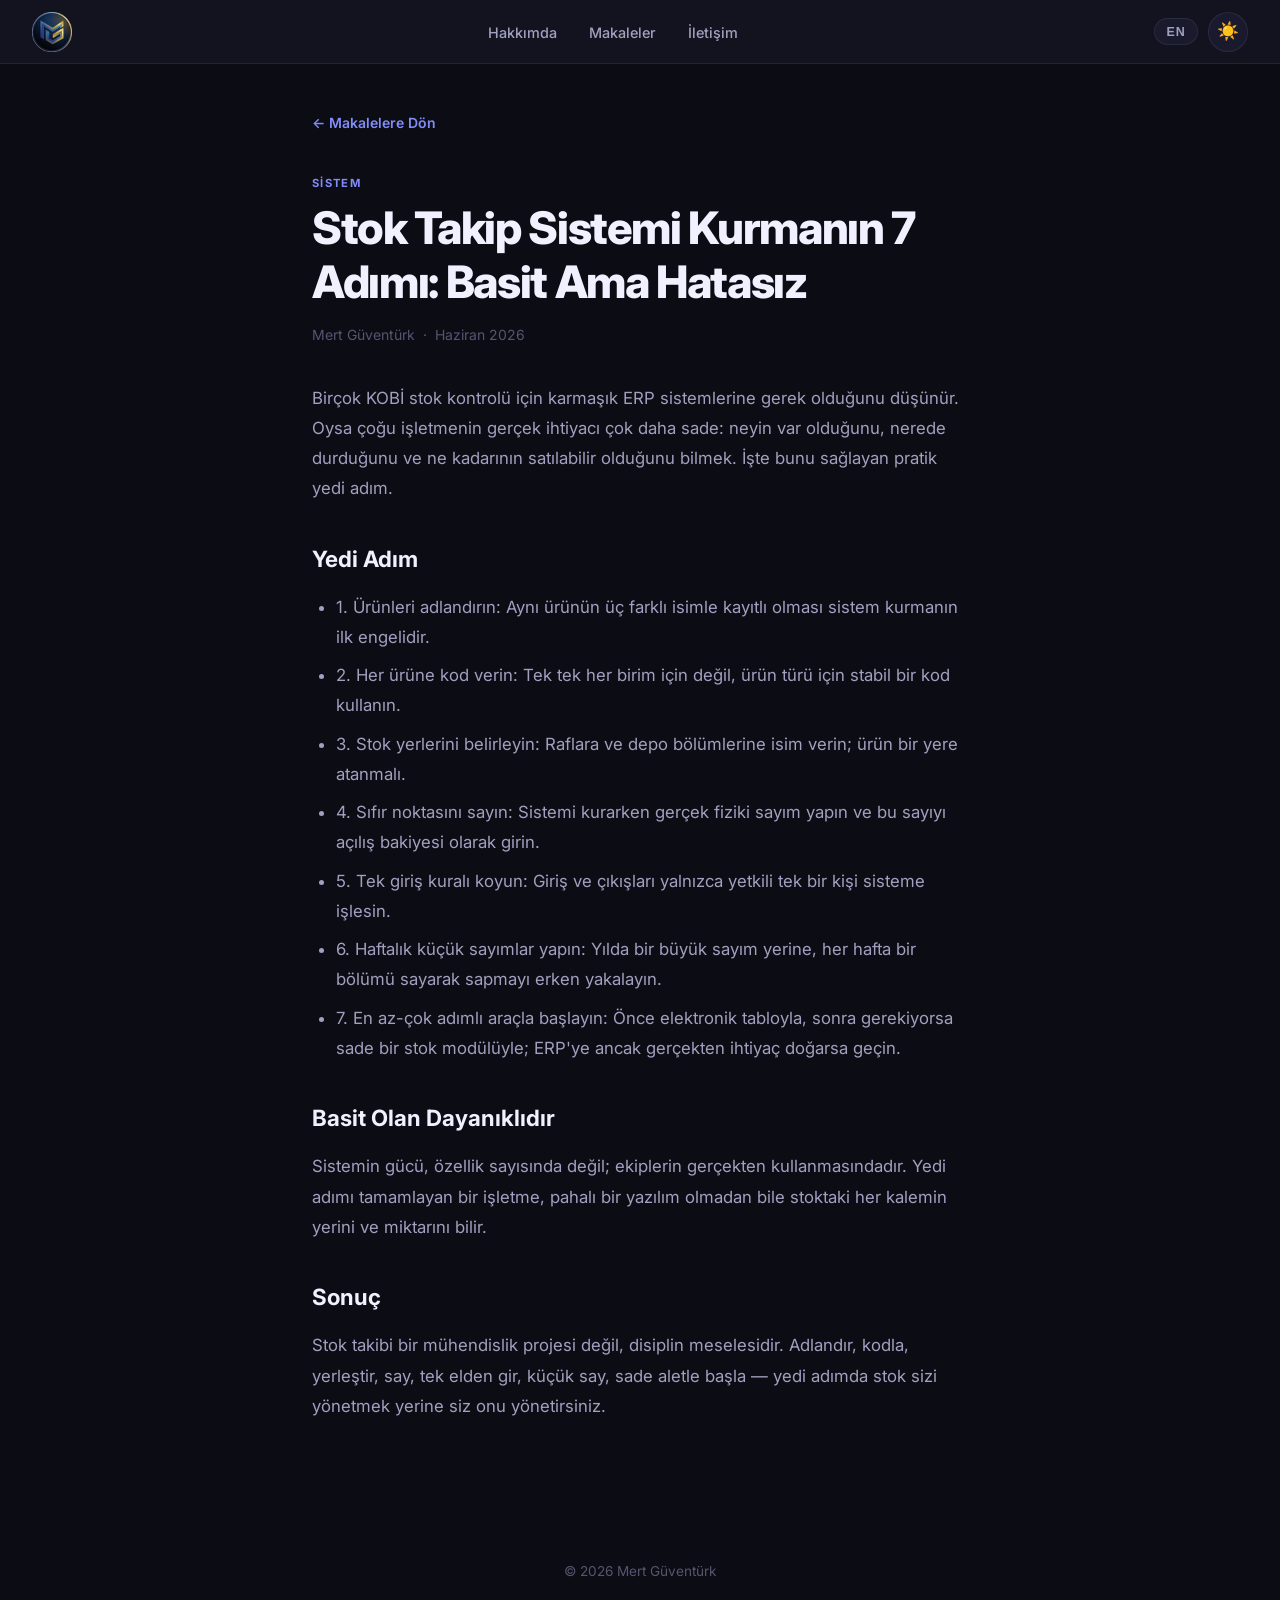
<file: blog/stok-takip-7-adim.html>
<!DOCTYPE html>
<html lang="tr" data-theme="dark">
<head>
  <meta charset="UTF-8" />
  <meta name="viewport" content="width=device-width, initial-scale=1.0" />
  <title>Stok Takip Sistemi Kurmanın 7 Adımı – Mert Güventürk</title>
  <meta name="description" content="Karmaşık ERP sistemlerine gerek duymadan stok kontrolünü sağlamanın pratik yolu: yedi adım." />
  <link rel="icon" type="image/x-icon" href="../favicon.ico" />
  <link rel="icon" type="image/png" sizes="32x32" href="../mg_circle.png" />
  <link rel="icon" type="image/svg+xml" href="../favicon.svg" />
  <link rel="apple-touch-icon" href="../apple-touch-icon.png" />
  <link rel="preconnect" href="https://fonts.googleapis.com" />
  <link href="https://fonts.googleapis.com/css2?family=Inter:wght@300;400;500;600;700;800&display=swap" rel="stylesheet" />
  <link rel="stylesheet" href="../style.css" />
  <link rel="stylesheet" href="../blog.css" />
</head>
<body>

  <nav class="nav" id="nav">
    <a class="nav__logo" href="../index.html"><img src="../mg_circle.png" alt="MG" class="nav__logo-img" /></a>
    <ul class="nav__links">
      <li><a href="../index.html#about">Hakkımda</a></li>
      <li><a href="../index.html#blog">Makaleler</a></li>
      <li><a href="../index.html#contact">İletişim</a></li>
    </ul>
    <div class="nav__actions">
      <button class="nav__menu-btn" id="menuToggle" aria-label="Menü" aria-expanded="false">
        <span></span><span></span><span></span>
      </button>
      <button class="lang-btn" id="langToggle" aria-label="Dil değiştir">EN</button>
      <button class="nav__toggle" id="themeToggle" aria-label="Tema değiştir">
        <span id="toggleIcon">☀️</span>
      </button>
    </div>
  </nav>

  <main class="post-page">
    <div class="post-container">
      <a class="back-link" href="../index.html#blog"
         data-tr="← Makalelere Dön" data-en="← Back to Articles">← Makalelere Dön</a>

      <header class="post-header">
        <span class="blog-card__tag" data-tr="Sistem" data-en="Systems">Sistem</span>
        <h1 class="post-title"
            data-tr="Stok Takip Sistemi Kurmanın 7 Adımı: Basit Ama Hatasız"
            data-en="7 Steps to Set Up an Inventory System: Simple But Flawless">Stok Takip Sistemi Kurmanın 7 Adımı: Basit Ama Hatasız</h1>
        <div class="post-meta">
          <span>Mert Güventürk</span>
          <span>·</span>
          <time data-tr="Haziran 2026" data-en="June 2026">Haziran 2026</time>
        </div>
      </header>

      <article class="post-content">
        <p data-tr="Birçok KOBİ stok kontrolü için karmaşık ERP sistemlerine gerek olduğunu düşünür. Oysa çoğu işletmenin gerçek ihtiyacı çok daha sade: neyin var olduğunu, nerede durduğunu ve ne kadarının satılabilir olduğunu bilmek. İşte bunu sağlayan pratik yedi adım."
           data-en="Many SMEs assume inventory control requires a complex ERP system. But most businesses need something far simpler: knowing what exists, where it is, and how much is sellable. Here are seven practical steps to achieve that.">
          Birçok KOBİ stok kontrolü için karmaşık ERP sistemlerine gerek olduğunu düşünür. Oysa çoğu işletmenin gerçek ihtiyacı çok daha sade: neyin var olduğunu, nerede durduğunu ve ne kadarının satılabilir olduğunu bilmek. İşte bunu sağlayan pratik yedi adım.
        </p>
        <h2 data-tr="Yedi Adım" data-en="Seven Steps">Yedi Adım</h2>
        <ul>
          <li data-tr="1. Ürünleri adlandırın: Aynı ürünün üç farklı isimle kayıtlı olması sistem kurmanın ilk engelidir."
              data-en="1. Name your products: the same product registered under three different names is the first obstacle to building a system.">1. Ürünleri adlandırın: Aynı ürünün üç farklı isimle kayıtlı olması sistem kurmanın ilk engelidir.</li>
          <li data-tr="2. Her ürüne kod verin: Tek tek her birim için değil, ürün türü için stabil bir kod kullanın."
              data-en="2. Assign each product a code: use a stable code per product type, not per individual unit.">2. Her ürüne kod verin: Tek tek her birim için değil, ürün türü için stabil bir kod kullanın.</li>
          <li data-tr="3. Stok yerlerini belirleyin: Raflara ve depo bölümlerine isim verin; ürün bir yere atanmalı."
              data-en="3. Define storage locations: name the shelves and warehouse zones; every product must have a home.">3. Stok yerlerini belirleyin: Raflara ve depo bölümlerine isim verin; ürün bir yere atanmalı.</li>
          <li data-tr="4. Sıfır noktasını sayın: Sistemi kurarken gerçek fiziki sayım yapın ve bu sayıyı açılış bakiyesi olarak girin."
              data-en="4. Count the baseline: take a real physical count when setting up and enter it as the opening balance.">4. Sıfır noktasını sayın: Sistemi kurarken gerçek fiziki sayım yapın ve bu sayıyı açılış bakiyesi olarak girin.</li>
          <li data-tr="5. Tek giriş kuralı koyun: Giriş ve çıkışları yalnızca yetkili tek bir kişi sisteme işlesin."
              data-en="5. Enforce a single-entry rule: have only one authorized person register incoming and outgoing stock.">5. Tek giriş kuralı koyun: Giriş ve çıkışları yalnızca yetkili tek bir kişi sisteme işlesin.</li>
          <li data-tr="6. Haftalık küçük sayımlar yapın: Yılda bir büyük sayım yerine, her hafta bir bölümü sayarak sapmayı erken yakalayın."
              data-en="6. Run small weekly counts: instead of one big yearly count, count one zone each week to catch discrepancies early.">6. Haftalık küçük sayımlar yapın: Yılda bir büyük sayım yerine, her hafta bir bölümü sayarak sapmayı erken yakalayın.</li>
          <li data-tr="7. En az-çok adımlı araçla başlayın: Önce elektronik tabloyla, sonra gerekiyorsa sade bir stok modülüyle; ERP'ye ancak gerçekten ihtiyaç doğarsa geçin."
              data-en="7. Start with the simplest tool: begin with a spreadsheet, then a plain stock module if needed; move to an ERP only when the need is real.">7. En az-çok adımlı araçla başlayın: Önce elektronik tabloyla, sonra gerekiyorsa sade bir stok modülüyle; ERP'ye ancak gerçekten ihtiyaç doğarsa geçin.</li>
        </ul>
        <h2 data-tr="Basit Olan Dayanıklıdır" data-en="Simple Is Durable">Basit Olan Dayanıklıdır</h2>
        <p data-tr="Sistemin gücü, özellik sayısında değil; ekiplerin gerçekten kullanmasındadır. Yedi adımı tamamlayan bir işletme, pahalı bir yazılım olmadan bile stoktaki her kalemin yerini ve miktarını bilir."
           data-en="The power of a system lies not in its number of features but in whether teams actually use it. A business that completes these seven steps knows the location and quantity of every stock item — even without expensive software.">
          Sistemin gücü, özellik sayısında değil; ekiplerin gerçekten kullanmasındadır. Yedi adımı tamamlayan bir işletme, pahalı bir yazılım olmadan bile stoktaki her kalemin yerini ve miktarını bilir.
        </p>
        <h2 data-tr="Sonuç" data-en="Conclusion">Sonuç</h2>
        <p data-tr="Stok takibi bir mühendislik projesi değil, disiplin meselesidir. Adlandır, kodla, yerleştir, say, tek elden gir, küçük say, sade aletle başla — yedi adımda stok sizi yönetmek yerine siz onu yönetirsiniz."
           data-en="Stock tracking isn't an engineering project; it's a matter of discipline. Name, code, locate, count, enter through one hand, count small, start simple — in seven steps, instead of the stock managing you, you manage it.">
          Stok takibi bir mühendislik projesi değil, disiplin meselesidir. Adlandır, kodla, yerleştir, say, tek elden gir, küçük say, sade aletle başla — yedi adımda stok sizi yönetmek yerine siz onu yönetirsiniz.
        </p>
      </article>
    </div>
  </main>

  <footer class="footer">
    <p>© 2026 Mert Güventürk</p>
  </footer>

  <script src="../script.js"></script>
</body>
</html>
</file>
<file: style.css>
/* ===========================
   Design Tokens
   =========================== */
:root {
  --bg:         #f8f9fc;
  --bg-surface: #ffffff;
  --bg-card:    #f0f2f8;
  --text-primary:   #0f0f14;
  --text-secondary: #4a4a6a;
  --text-muted:     #8b8ba7;
  --border:     rgba(0,0,0,0.08);

  --indigo:     #4f46e5;
  --indigo-light: #818cf8;
  --blue:       #3b82f6;
  --blue-light: #60a5fa;

  --gradient: linear-gradient(135deg, var(--indigo), var(--blue));
  --gradient-text: linear-gradient(90deg, var(--indigo-light), var(--blue-light));

  --radius-sm: 8px;
  --radius:    14px;
  --radius-lg: 22px;

  --shadow-sm: 0 2px 8px rgba(79,70,229,.06);
  --shadow:    0 8px 32px rgba(79,70,229,.12);
  --shadow-lg: 0 20px 60px rgba(79,70,229,.18);

  --transition: 0.25s cubic-bezier(.4,0,.2,1);
  --font: 'Inter', -apple-system, sans-serif;
  --font-head: 'Space Grotesk', 'Inter', sans-serif;
}

[data-theme="dark"] {
  --bg:         #0c0c14;
  --bg-surface: #13131f;
  --bg-card:    #1a1a2e;
  --text-primary:   #f0f0ff;
  --text-secondary: #a0a0c0;
  --text-muted:     #555570;
  --border:     rgba(255,255,255,0.07);
  --shadow-sm: 0 2px 8px rgba(0,0,0,.3);
  --shadow:    0 8px 32px rgba(0,0,0,.4);
  --shadow-lg: 0 20px 60px rgba(0,0,0,.5);
}

/* ===========================
   RESET & Base
   =========================== */
*, *::before, *::after { box-sizing: border-box; margin: 0; padding: 0; }
html { scroll-behavior: smooth; }
body {
  font-family: var(--font);
  background: var(--bg);
  color: var(--text-primary);
  transition: background var(--transition), color var(--transition);
  -webkit-font-smoothing: antialiased;
  overflow-x: hidden;
}
a { text-decoration: none; color: inherit; }
ul { list-style: none; }

h1, h2, h3, h4, .nav__logo {
  font-family: var(--font-head);
}

/* ===========================
   NAV
   =========================== */
.nav {
  position: fixed; top: 0; left: 0; right: 0;
  z-index: 100;
  display: flex;
  align-items: center;
  justify-content: space-between;
  padding: 0 2rem;
  height: 64px;
  background: var(--bg-surface);
  border-bottom: 1px solid var(--border);
  backdrop-filter: blur(16px);
  -webkit-backdrop-filter: blur(16px);
  transition: background var(--transition), border-color var(--transition);
}
.nav__logo {
  display: flex;
  align-items: center;
}
.nav__logo-img {
  height: 40px;
  width: auto;
  display: block;
}
.nav__links {
  display: flex;
  gap: 2rem;
}
.nav__links a {
  font-size: .9rem;
  font-weight: 500;
  color: var(--text-secondary);
  transition: color var(--transition);
}
.nav__links a:hover { color: var(--text-primary); }
.nav__links a.active {
  color: var(--indigo-light);
  position: relative;
}
.nav__links a.active::after {
  content: '';
  position: absolute;
  left: 0; right: 0;
  bottom: -6px;
  height: 2px;
  border-radius: 2px;
  background: var(--gradient);
}
.nav__toggle {
  display: flex;
  align-items: center;
  justify-content: center;
  width: 40px; height: 40px;
  background: var(--bg-card);
  border: 1px solid var(--border);
  border-radius: 50%;
  cursor: pointer;
  font-size: 1.1rem;
  transition: transform var(--transition), background var(--transition);
}
.nav__toggle:hover { transform: rotate(20deg); }
.nav__actions {
  display: flex;
  align-items: center;
  gap: .6rem;
}
.lang-btn {
  padding: .35rem .75rem;
  font-size: .78rem;
  font-weight: 700;
  letter-spacing: .06em;
  background: var(--bg-card);
  border: 1px solid var(--border);
  border-radius: 20px;
  cursor: pointer;
  color: var(--text-secondary);
  transition: border-color var(--transition), color var(--transition);
}
.lang-btn:hover {
  border-color: var(--indigo-light);
  color: var(--text-primary);
}

/* Hamburger menu button (mobile) */
.nav__menu-btn {
  display: none;
  flex-direction: column;
  align-items: center;
  justify-content: center;
  gap: 5px;
  width: 40px; height: 40px;
  background: var(--bg-card);
  border: 1px solid var(--border);
  border-radius: 50%;
  cursor: pointer;
  transition: background var(--transition), border-color var(--transition);
}
.nav__menu-btn span {
  display: block;
  width: 18px;
  height: 2px;
  background: var(--text-primary);
  border-radius: 2px;
  transition: transform var(--transition), opacity var(--transition);
}
.nav__menu-btn:hover { border-color: var(--indigo-light); }
.nav__menu-btn.open span:nth-child(1) { transform: translateY(7px) rotate(45deg); }
.nav__menu-btn.open span:nth-child(2) { opacity: 0; }
.nav__menu-btn.open span:nth-child(3) { transform: translateY(-7px) rotate(-45deg); }

/* ===========================
   HERO
   =========================== */
.hero {
  position: relative;
  min-height: 100vh;
  display: flex;
  align-items: center;
  justify-content: center;
  overflow: hidden;
  padding-top: 64px;
}

/* Animated gradient blobs */
.hero__bg {
  position: absolute;
  inset: 0;
  pointer-events: none;
}
.blob {
  position: absolute;
  border-radius: 50%;
  filter: blur(80px);
  opacity: .3;
  animation: float 12s ease-in-out infinite;
}
.blob--1 {
  width: 600px; height: 600px;
  background: radial-gradient(circle, #4f46e5, transparent);
  top: -100px; left: -150px;
  animation-delay: 0s;
}
.blob--2 {
  width: 500px; height: 500px;
  background: radial-gradient(circle, #3b82f6, transparent);
  bottom: -80px; right: -120px;
  animation-delay: -4s;
}
.blob--3 {
  width: 350px; height: 350px;
  background: radial-gradient(circle, #818cf8, transparent);
  top: 40%; left: 50%;
  animation-delay: -8s;
}
@keyframes float {
  0%,100% { transform: translate(0,0) scale(1); }
  33%      { transform: translate(30px,-40px) scale(1.05); }
  66%      { transform: translate(-20px,20px) scale(.97); }
}

.hero__content {
  position: relative;
  z-index: 1;
  text-align: center;
  padding: 0 1.5rem;
}

/* Portrait with gradient ring */
.hero__portrait {
  width: 128px;
  height: 128px;
  margin: 0 auto 1.8rem;
  padding: 5px;
  border-radius: 50%;
  background: var(--gradient);
  box-shadow: var(--shadow-lg);
  opacity: 0;
  animation: fadeUp .7s ease .05s forwards;
}
.hero__portrait img {
  width: 100%;
  height: 100%;
  display: block;
  border-radius: 50%;
  object-fit: cover;
  border: 4px solid var(--bg);
}

/* Headline reveal */
.hero__line {
  display: block;
  overflow: hidden;
  padding-bottom: .06em;
  margin-bottom: -.06em;
}
.hero__line > span {
  display: inline-block;
  transform: translateY(112%);
  animation: rise .85s cubic-bezier(.22,1,.36,1) forwards;
}
.hero__line:nth-child(2) > span { animation-delay: .12s; }
.hero__pre { opacity: 0; animation: fadeUp .7s ease .25s forwards; }
.hero__role { opacity: 0; animation: fadeUp .7s ease .35s forwards; }
.hero__cta  { opacity: 0; animation: fadeUp .7s ease .45s forwards; }

@keyframes rise {
  from { transform: translateY(112%); }
  to   { transform: translateY(0); }
}
@keyframes fadeUp {
  from { opacity: 0; transform: translateY(24px); }
  to   { opacity: 1; transform: none; }
}

.hero__pre {
  font-size: 1rem;
  font-weight: 400;
  letter-spacing: .12em;
  text-transform: uppercase;
  color: var(--text-muted);
  margin-bottom: 1.2rem;
}
.hero__name {
  font-size: clamp(4rem, 12vw, 9rem);
  font-weight: 800;
  line-height: 1;
  letter-spacing: -.04em;
  margin-bottom: 1.5rem;
}
.hero__line > span {
  background: var(--gradient-text);
  -webkit-background-clip: text;
  background-clip: text;
  -webkit-text-fill-color: transparent;
}
.hero__role {
  font-size: 1.1rem;
  color: var(--text-secondary);
  margin-bottom: 2.5rem;
}
.hero__role-accent {
  color: var(--indigo-light);
  font-weight: 600;
}
.hero__cta {
  display: flex;
  gap: 1rem;
  justify-content: center;
  flex-wrap: wrap;
}

/* Scroll hint */
.hero__scroll-hint {
  position: absolute;
  bottom: 2rem;
  left: 50%;
  transform: translateX(-50%);
  display: flex;
  flex-direction: column;
  align-items: center;
  gap: .5rem;
  color: var(--text-muted);
  font-size: .75rem;
  letter-spacing: .1em;
  text-transform: uppercase;
  animation: pulse 2s ease-in-out infinite;
}
.scroll-line {
  width: 1px;
  height: 40px;
  background: linear-gradient(to bottom, var(--indigo-light), transparent);
}
@keyframes pulse {
  0%,100% { opacity: .5; transform: translateX(-50%) translateY(0); }
  50%      { opacity: 1;  transform: translateX(-50%) translateY(6px); }
}

/* ===========================
   BUTTONS
   =========================== */
.btn {
  display: inline-flex;
  align-items: center;
  gap: .45rem;
  padding: .8rem 1.8rem;
  border-radius: var(--radius);
  font-size: .95rem;
  font-weight: 600;
  cursor: pointer;
  transition: transform var(--transition), box-shadow var(--transition), opacity var(--transition);
}
.btn:hover { transform: translateY(-2px); }
.btn--primary {
  background: var(--gradient);
  color: #fff;
  box-shadow: var(--shadow);
}
.btn--primary:hover { box-shadow: var(--shadow-lg); }
.btn--ghost {
  background: var(--bg-card);
  color: var(--text-primary);
  border: 1px solid var(--border);
}
.btn--ghost:hover { border-color: var(--indigo-light); }
.btn__icon {
  width: 18px; height: 18px;
}

/* ===========================
   SECTIONS
   =========================== */
.section {
  padding: 6rem 0;
}
.container {
  width: 100%;
  max-width: 1100px;
  margin: 0 auto;
  padding: 0 2rem;
}
.section__header {
  margin-bottom: 3rem;
}
.section__tag {
  display: inline-block;
  font-size: .75rem;
  font-weight: 700;
  letter-spacing: .15em;
  text-transform: uppercase;
  background: var(--gradient);
  -webkit-background-clip: text;
  -webkit-text-fill-color: transparent;
  margin-bottom: .75rem;
}
.section__title {
  font-size: clamp(2rem, 4vw, 3rem);
  font-weight: 800;
  letter-spacing: -.03em;
  line-height: 1.1;
}
.section__sub {
  margin-top: 1rem;
  font-size: 1.05rem;
  color: var(--text-secondary);
  max-width: 560px;
}

/* ===========================
   BLOG
   =========================== */
.blog-grid {
  display: grid;
  grid-template-columns: repeat(auto-fill, minmax(300px, 1fr));
  gap: 1.5rem;
}
.blog-card {
  display: flex;
  flex-direction: column;
  gap: .75rem;
  background: var(--bg-card);
  border: 1px solid var(--border);
  border-radius: var(--radius-lg);
  padding: 1.8rem;
  color: var(--text-primary);
  overflow: hidden;
  transition: transform var(--transition), box-shadow var(--transition), border-color var(--transition);
}
.blog-card:hover {
  transform: translateY(-5px);
  box-shadow: var(--shadow);
  border-color: var(--indigo-light);
}
.blog-card__tag {
  font-size: .7rem;
  font-weight: 700;
  letter-spacing: .12em;
  text-transform: uppercase;
  color: var(--indigo-light);
}
.blog-card__title {
  font-size: 1.1rem;
  font-weight: 700;
  line-height: 1.4;
}
.blog-card__excerpt {
  font-size: .9rem;
  color: var(--text-secondary);
  line-height: 1.6;
  flex: 1;
}
.blog-card__footer {
  display: flex;
  align-items: center;
  justify-content: space-between;
  padding-top: 1rem;
  border-top: 1px solid var(--border);
  font-size: .8rem;
  color: var(--text-muted);
}
.blog-card__link {
  color: var(--indigo-light);
  font-weight: 600;
  transition: letter-spacing var(--transition);
}
.blog-card__link:hover { letter-spacing: .03em; }

/* Thumbnail header */
.blog-card__thumb {
  height: 130px;
  margin: -1.8rem -1.8rem 0;
  display: flex;
  align-items: center;
  justify-content: center;
  overflow: hidden;
  background-size: cover;
  background-position: center;
  transition: background-size .5s ease;
}
.blog-card:hover .blog-card__thumb { background-size: 112%; }
.blog-card__thumb--sales    { background-color: #f59e0b; background-image: url('img/blog-b2b.svg?v=3'); }
.blog-card__thumb--software { background-color: #06b6d4; background-image: url('img/blog-ai.svg?v=3'); }
.blog-card__thumb--stock    { background-color: #10b981; background-image: url('img/blog-stock.svg?v=3'); }

/* ===========================
   EXPERTISE
   =========================== */
.expertise-grid {
  display: grid;
  grid-template-columns: repeat(auto-fill, minmax(260px, 1fr));
  gap: 1.5rem;
  perspective: 1200px;
}
.expertise-card {
  background: var(--bg-card);
  border: 1px solid var(--border);
  border-radius: var(--radius-lg);
  padding: 2rem 1.8rem;
  transition: transform var(--transition), box-shadow var(--transition), border-color var(--transition);
}
.expertise-card:hover {
  transform: translateY(-5px);
  box-shadow: var(--shadow);
  border-color: var(--indigo-light);
}
.expertise-card__icon {
  width: 56px; height: 56px;
  border-radius: var(--radius);
  display: flex;
  align-items: center;
  justify-content: center;
  margin-bottom: 1.2rem;
}
.expertise-card__icon svg {
  width: 26px; height: 26px;
  color: #fff;
  stroke: #fff;
}
.expertise-card__icon--sales    { background: linear-gradient(135deg, #f59e0b, #ef4444); }
.expertise-card__icon--software { background: linear-gradient(135deg, #06b6d4, #3b82f6); }
.expertise-card__icon--stock    { background: linear-gradient(135deg, #10b981, #0ea5e9); }
.expertise-card__icon--tech     { background: linear-gradient(135deg, #8b5cf6, #4f46e5); }
.expertise-card__title {
  font-size: 1.1rem;
  font-weight: 700;
  margin-bottom: .5rem;
}
.expertise-card__text {
  font-size: .9rem;
  color: var(--text-secondary);
  line-height: 1.65;
}

/* ===========================
   INTERESTS
   =========================== */
.interests-strip {
  display: flex;
  gap: 1.25rem;
  overflow-x: auto;
  padding: .25rem .25rem 1.25rem;
  scroll-snap-type: x mandatory;
  -webkit-overflow-scrolling: touch;
}
.interests-strip::-webkit-scrollbar { height: 6px; }
.interests-strip::-webkit-scrollbar-thumb {
  background: var(--border);
  border-radius: 3px;
}
.interests-strip::-webkit-scrollbar-thumb:hover { background: var(--indigo-light); }
.interest-card {
  flex: 0 0 260px;
  scroll-snap-align: start;
  background: var(--bg-card);
  border: 1px solid var(--border);
  border-radius: var(--radius-lg);
  overflow: hidden;
  transition: transform var(--transition), box-shadow var(--transition), border-color var(--transition);
}
.interest-card:hover {
  transform: translateY(-5px);
  box-shadow: var(--shadow);
  border-color: var(--indigo-light);
}
.interest-card__thumb {
  height: 130px;
  background-size: cover;
  background-position: center;
  transition: background-size .5s ease;
}
.interest-card:hover .interest-card__thumb { background-size: 112%; }
.interest-card__thumb--sea   { background-image: url('img/mertce-sea.svg?v=3'); }
.interest-card__thumb--jung  { background-image: url('img/mertce-jung.svg?v=3'); }
.interest-card__thumb--depth { background-image: url('img/mertce-depth.svg?v=3'); }
.interest-card__body {
  padding: 1.4rem 1.4rem 1.6rem;
}
.interest-card__title {
  font-size: 1.05rem;
  font-weight: 700;
  margin-bottom: .45rem;
}
.interest-card__text {
  font-size: .875rem;
  color: var(--text-secondary);
  line-height: 1.6;
}

/* ===========================
   CONTACT
   =========================== */
.section--contact {
  background: var(--bg-surface);
  border-top: 1px solid var(--border);
  border-bottom: 1px solid var(--border);
}

/* Side-by-side layout: cards left, QR right */
.contact-layout {
  display: flex;
  gap: 3rem;
  align-items: flex-start;
  flex-wrap: wrap;
}
.contact-grid {
  display: flex;
  flex-direction: column;
  gap: 1rem;
  flex: 1 1 380px;
}
.contact-card {
  display: flex;
  align-items: center;
  gap: 1.5rem;
  background: var(--bg-card);
  border: 1px solid var(--border);
  border-radius: var(--radius-lg);
  padding: 1.5rem 1.8rem;
  transition: transform var(--transition), box-shadow var(--transition), border-color var(--transition);
}
.contact-card:hover {
  transform: translateX(6px);
  box-shadow: var(--shadow);
  border-color: var(--indigo-light);
}
.contact-card__icon {
  width: 52px; height: 52px;
  border-radius: var(--radius);
  background: var(--gradient);
  display: flex;
  align-items: center;
  justify-content: center;
  flex-shrink: 0;
}
.contact-card__icon svg {
  width: 22px; height: 22px;
  color: #fff;
  stroke: #fff;
}
.contact-card__body {
  flex: 1;
  display: flex;
  flex-direction: column;
  gap: .2rem;
}
.contact-card__label {
  font-size: .72rem;
  font-weight: 700;
  letter-spacing: .12em;
  text-transform: uppercase;
  color: var(--text-muted);
}
.contact-card__value {
  font-size: 1rem;
  font-weight: 600;
  color: var(--text-primary);
}
.contact-card__arrow {
  font-size: 1.3rem;
  color: var(--indigo-light);
  transition: transform var(--transition);
}
.contact-card:hover .contact-card__arrow {
  transform: translateX(4px);
}

/* ===========================
   FOOTER
   =========================== */
.footer {
  padding: 2.5rem;
  text-align: center;
  font-size: .85rem;
  color: var(--text-muted);
}

/* ===========================
   FADE-IN ANIMATION
   =========================== */
.fade-in {
  opacity: 0;
  transform: translateY(28px);
  transition: opacity .65s ease, transform .65s ease;
}
.fade-in.visible {
  opacity: 1;
  transform: none;
}

/* ===========================
   SCROLL PROGRESS
   =========================== */
.scroll-progress {
  position: fixed;
  top: 0; left: 0;
  height: 3px;
  width: 0;
  background: var(--gradient);
  z-index: 200;
}

/* ===========================
   BACK TO TOP
   =========================== */
.back-to-top {
  position: fixed;
  right: 1.4rem;
  bottom: 1.4rem;
  width: 46px; height: 46px;
  border-radius: 50%;
  border: 1px solid var(--border);
  background: var(--bg-surface);
  color: var(--text-primary);
  font-size: 1.1rem;
  cursor: pointer;
  opacity: 0;
  pointer-events: none;
  transform: translateY(12px);
  transition: opacity var(--transition), transform var(--transition),
              box-shadow var(--transition), border-color var(--transition);
  z-index: 150;
  box-shadow: var(--shadow-sm);
}
.back-to-top.visible {
  opacity: 1;
  pointer-events: auto;
  transform: none;
}
.back-to-top:hover {
  border-color: var(--indigo-light);
  box-shadow: var(--shadow);
}

/* ===========================
   CURSOR GLOW
   =========================== */
.cursor-glow {
  position: fixed;
  top: 0; left: 0;
  width: 480px; height: 480px;
  border-radius: 50%;
  pointer-events: none;
  background: radial-gradient(circle, rgba(99,102,241,.14), transparent 65%);
  transform: translate(-50%, -50%);
  z-index: 0;
}
@media (pointer: coarse) {
  .cursor-glow { display: none; }
}

/* ===========================
   NOISE OVERLAY
   =========================== */
.noise {
  position: fixed;
  inset: 0;
  pointer-events: none;
  z-index: 250;
  opacity: .05;
  background-image: url("data:image/svg+xml,%3Csvg xmlns='http://www.w3.org/2000/svg' width='120' height='120'%3E%3Cfilter id='n'%3E%3CfeTurbulence type='fractalNoise' baseFrequency='0.85' numOctaves='2' stitchTiles='stitch'/%3E%3C/filter%3E%3Crect width='100%25' height='100%25' filter='url(%23n)'/%3E%3C/svg%3E");
}

/* ===========================
   TILT (expertise cards)
   =========================== */
.tilt {
  transform-style: preserve-3d;
  will-change: transform;
}

/* ===========================
   RESPONSIVE
   =========================== */
@media (max-width: 768px) {
  .nav__menu-btn { display: flex; }
  .nav__links {
    position: fixed;
    top: 64px;
    left: 0;
    right: 0;
    flex-direction: column;
    align-items: flex-start;
    gap: 0;
    background: var(--bg-surface);
    border-bottom: 1px solid var(--border);
    padding: 0 2rem;
    display: none;
  }
  .nav__links.open { display: flex; }
  .nav__links a {
    display: block;
    width: 100%;
    padding: 1rem 0;
    border-bottom: 1px solid var(--border);
  }
}

@media (max-width: 600px) {
  .hero__name { letter-spacing: -.03em; }
  .contact-grid { max-width: 100%; }
  .contact-card { padding: 1.2rem; }
  .contact-card__icon { width: 44px; height: 44px; }
  .blog-card__thumb { height: 110px; }
}
</file>
<file: blog.css>
/* Blog post page styles */

.post-page {
  padding-top: 64px; /* nav height */
  min-height: 100vh;
}

.post-container {
  max-width: 720px;
  margin: 0 auto;
  padding: 3rem 2rem 5rem;
}

.back-link {
  display: inline-block;
  font-size: .875rem;
  font-weight: 600;
  color: var(--indigo-light);
  margin-bottom: 2.5rem;
  transition: letter-spacing var(--transition);
}
.back-link:hover { letter-spacing: .02em; }

.post-header {
  margin-bottom: 2.5rem;
}
.post-header .blog-card__tag {
  display: inline-block;
  margin-bottom: .75rem;
}
.post-title {
  font-size: clamp(1.8rem, 4vw, 2.8rem);
  font-weight: 800;
  letter-spacing: -.03em;
  line-height: 1.2;
  margin-bottom: 1rem;
}
.post-meta {
  display: flex;
  align-items: center;
  gap: .5rem;
  font-size: .875rem;
  color: var(--text-muted);
}

/* Article body */
.post-content {
  font-size: 1.05rem;
  line-height: 1.8;
  color: var(--text-secondary);
}
.post-content p {
  margin-bottom: 1.4rem;
}
.post-content h2 {
  font-size: 1.4rem;
  font-weight: 700;
  color: var(--text-primary);
  margin: 2.2rem 0 .8rem;
}
.post-content ul {
  list-style: disc;
  padding-left: 1.5rem;
  margin-bottom: 1.4rem;
}
.post-content ul li {
  margin-bottom: .5rem;
}
.post-content strong {
  color: var(--text-primary);
  font-weight: 600;
}
</file>
